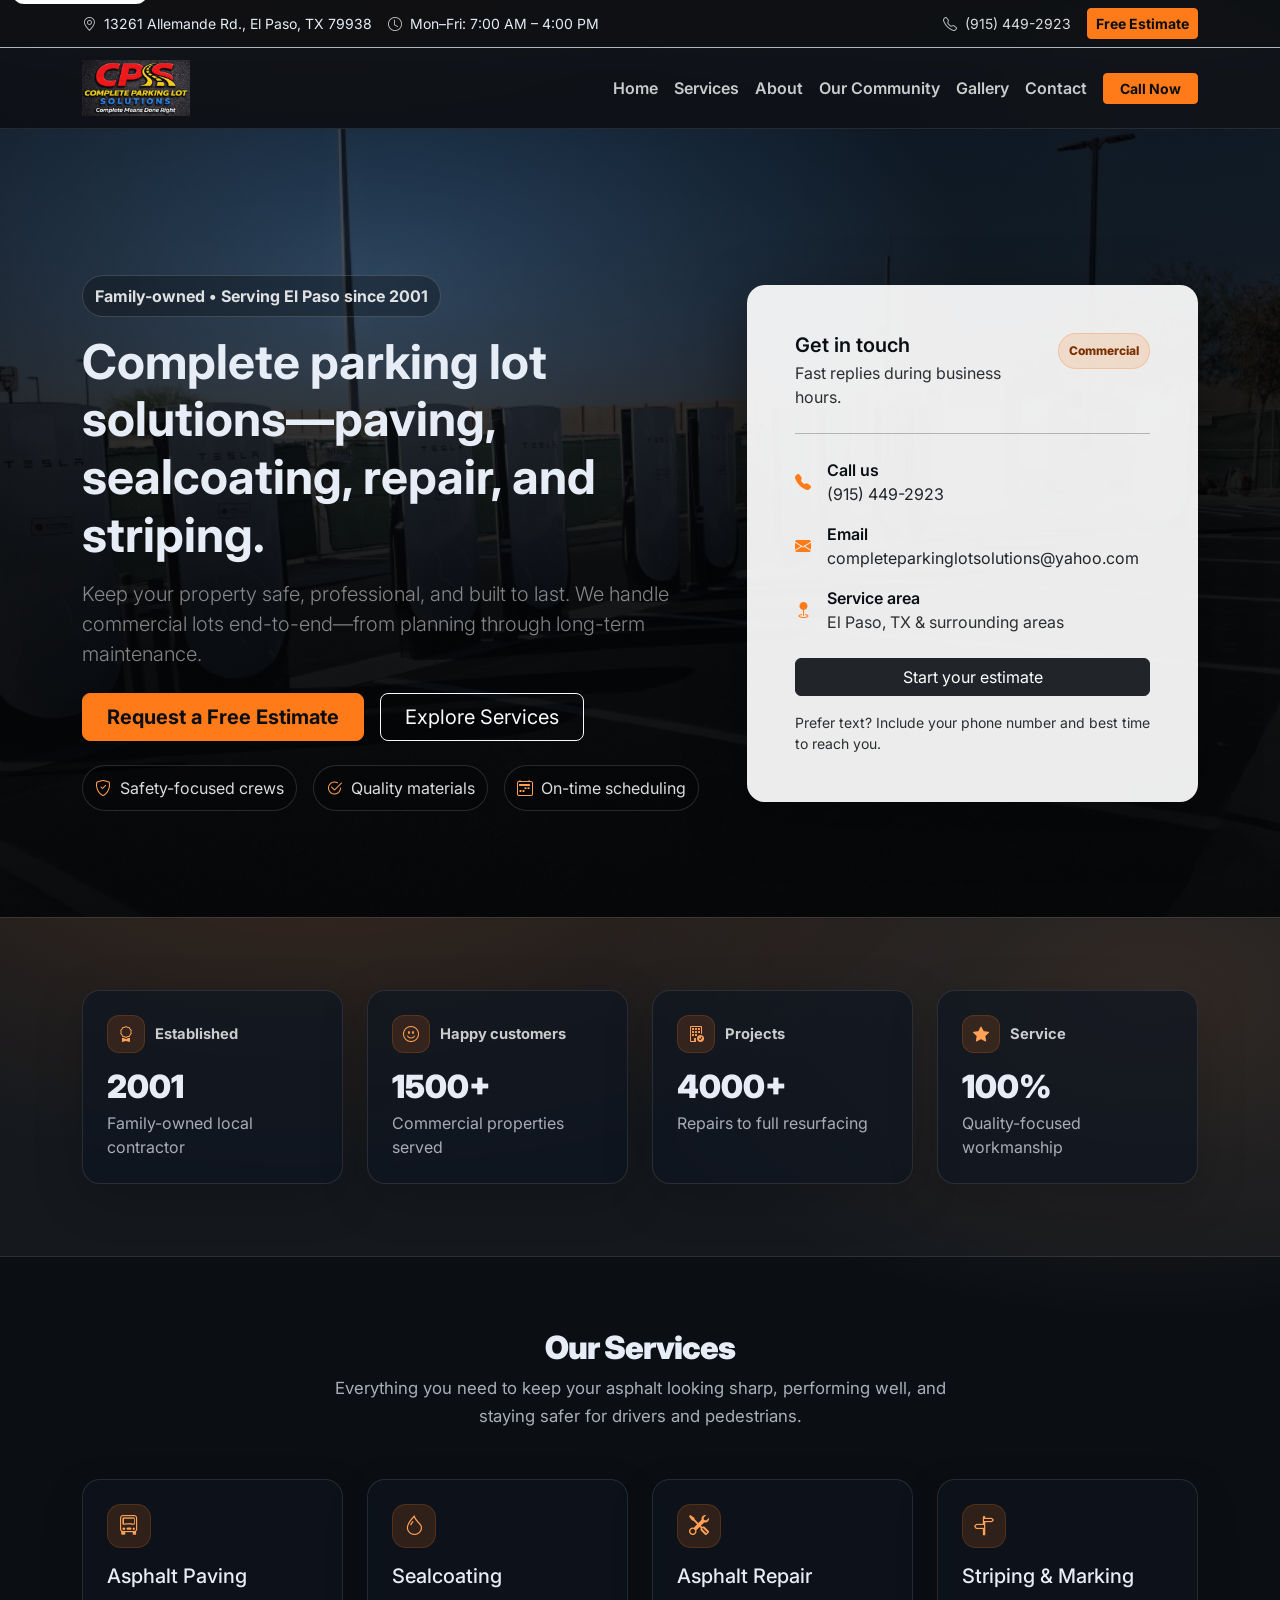
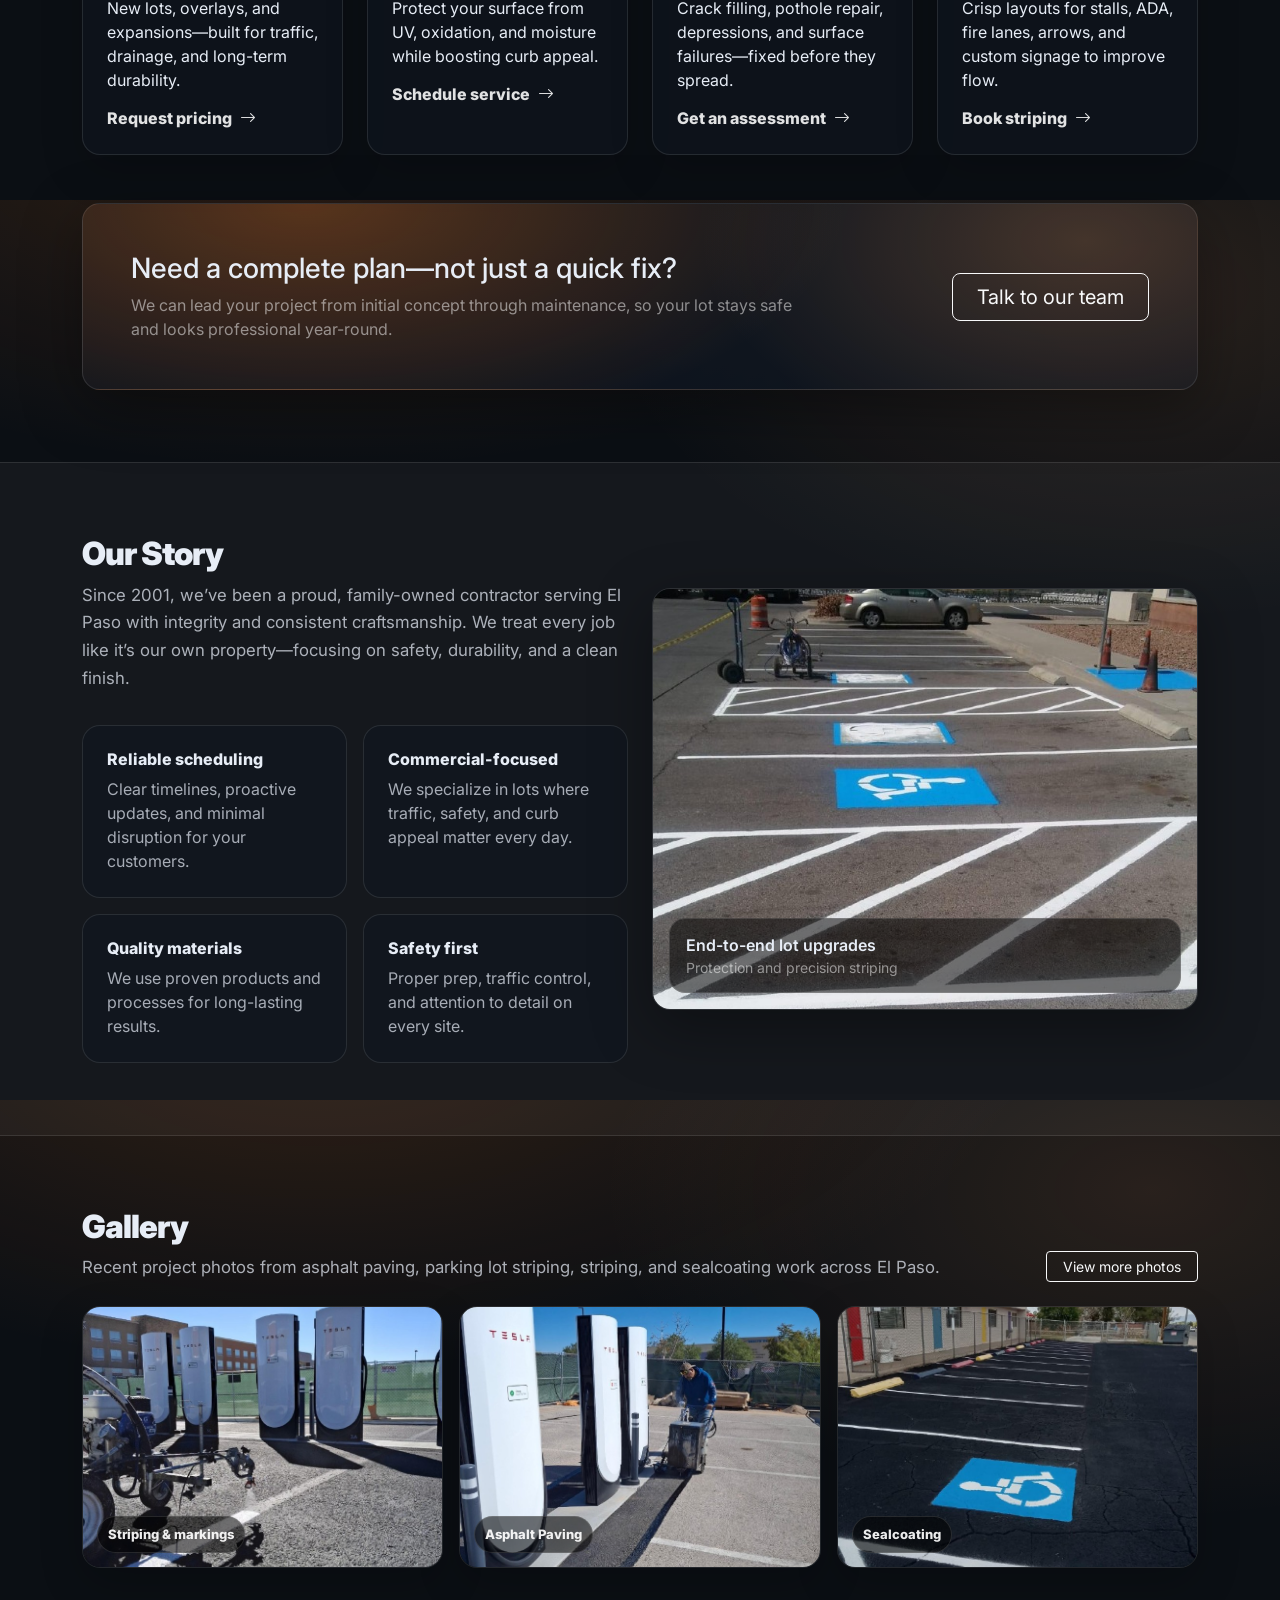
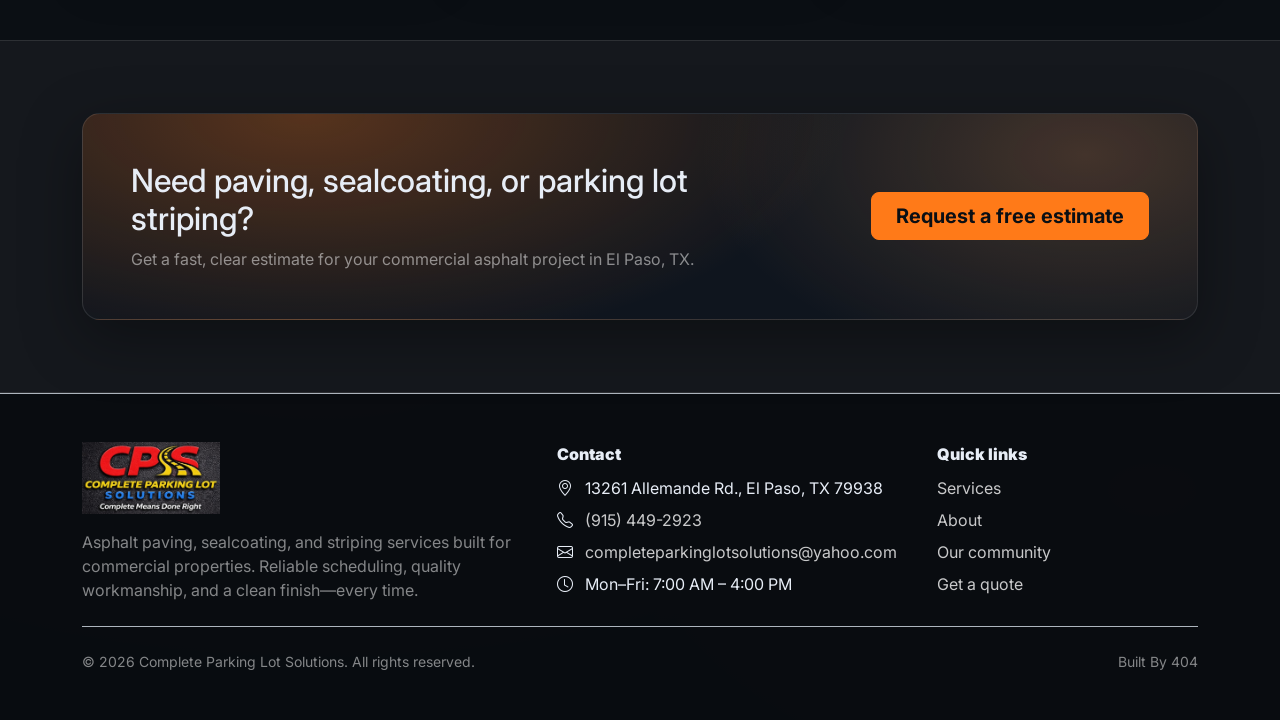
<file: index.html>
<!DOCTYPE html>
<html lang="en">
<head>
  <meta charset="UTF-8" />
  <meta name="viewport" content="width=device-width, initial-scale=1.0" />
  <title>Complete Parking Lot Solutions | Asphalt Paving, Sealcoating & Striping</title>
  <meta name="description" content="Commercial asphalt paving, sealcoating, and parking lot striping/line painting in El Paso, TX. Family-owned since 2001." />

  <link rel="preconnect" href="https://fonts.googleapis.com" />
  <link rel="preconnect" href="https://fonts.gstatic.com" crossorigin />
  <link href="https://fonts.googleapis.com/css2?family=Inter:wght@400;500;600;700;800&display=swap" rel="stylesheet" />

  <link href="https://cdn.jsdelivr.net/npm/bootstrap@5.3.3/dist/css/bootstrap.min.css" rel="stylesheet" integrity="sha384-QWTKZyjpPEjISv5WaRU9OFeRpok6YctnYmDr5pNlyT2bRjXh0JMhjY6hW+ALEwIH" crossorigin="anonymous" />
  <link rel="stylesheet" href="https://cdn.jsdelivr.net/npm/bootstrap-icons@1.11.3/font/bootstrap-icons.min.css" />
  <link rel="stylesheet" href="styles.css" />
</head>
<body data-bs-spy="scroll" data-bs-target="#mainNav" data-bs-root-margin="0px 0px -40%" tabindex="0">
  <a class="skip-link" href="#main">Skip to content</a>

  <div class="topbar border-bottom border-dark-subtle">
    <div class="container">
      <div class="d-flex flex-column flex-md-row justify-content-between align-items-md-center gap-2 py-2 small">
        <div class="d-flex flex-wrap gap-3 align-items-center">
          <span class="d-inline-flex align-items-center gap-2">
            <i class="bi bi-geo-alt"></i>
            <span>13261 Allemande Rd., El Paso, TX 79938</span>
          </span>
          <span class="d-inline-flex align-items-center gap-2">
            <i class="bi bi-clock"></i>
            <span>Mon–Fri: 7:00 AM – 4:00 PM</span>
          </span>
        </div>
        <div class="d-flex flex-wrap gap-3 align-items-center">
          <a class="topbar-link d-inline-flex align-items-center gap-2" href="tel:+19154492923">
            <i class="bi bi-telephone"></i>
            <span>(915) 449-2923</span>
          </a>
          <a class="btn btn-sm btn-accent" href="contact.html">
            Free Estimate
          </a>
        </div>
      </div>
    </div>
  </div>

  <nav class="navbar navbar-expand-lg navbar-dark sticky-top main-nav" id="mainNav">
    <div class="container">
      <a class="navbar-brand d-flex align-items-center py-1" href="index.html" aria-label="Complete Parking Lot Solutions">
        <img src="logo.png" alt="Complete Parking Lot Solutions — Complete Means Done Right" class="site-logo" width="220" height="80" decoding="async" />
      </a>
      <button class="navbar-toggler" type="button" data-bs-toggle="collapse" data-bs-target="#navLinks" aria-controls="navLinks" aria-expanded="false" aria-label="Toggle navigation">
        <span class="navbar-toggler-icon"></span>
      </button>

      <div class="collapse navbar-collapse" id="navLinks">
        <ul class="navbar-nav ms-auto mb-2 mb-lg-0 align-items-lg-center">
          <li class="nav-item"><a class="nav-link" href="index.html">Home</a></li>
          <li class="nav-item"><a class="nav-link" href="services.html">Services</a></li>
          <li class="nav-item"><a class="nav-link" href="about.html">About</a></li>
          <li class="nav-item"><a class="nav-link" href="community.html">Our Community</a></li>
          <li class="nav-item"><a class="nav-link" href="gallery.html">Gallery</a></li>
          <li class="nav-item"><a class="nav-link" href="contact.html">Contact</a></li>
          <li class="nav-item ms-lg-2">
            <a class="btn btn-accent btn-sm px-3" href="tel:+19154492923">
              Call Now
            </a>
          </li>
        </ul>
      </div>
    </div>
  </nav>

  <main id="main">
    <header id="home" class="hero">
      <div class="hero-overlay"></div>
      <div class="container position-relative">
        <div class="row align-items-center gy-5">
          <div class="col-lg-7 reveal">
            <span class="hero-kicker">
              Family-owned • Serving El Paso since 2001
            </span>
            <h1 class="display-5 fw-bold mt-3">
              Complete parking lot solutions—paving, sealcoating, repair, and striping.
            </h1>
            <p class="lead text-white-50 mt-3">
              Keep your property safe, professional, and built to last. We handle commercial lots end-to-end—from planning through long-term maintenance.
            </p>
            <div class="d-flex flex-wrap gap-3 mt-4">
              <a href="contact.html" class="btn btn-accent btn-lg px-4">Request a Free Estimate</a>
              <a href="services.html" class="btn btn-outline-light btn-lg px-4">Explore Services</a>
            </div>
            <div class="hero-bullets mt-4">
              <div class="d-flex flex-wrap gap-3">
                <div class="bullet">
                  <i class="bi bi-shield-check"></i>
                  <span>Safety-focused crews</span>
                </div>
                <div class="bullet">
                  <i class="bi bi-check2-circle"></i>
                  <span>Quality materials</span>
                </div>
                <div class="bullet">
                  <i class="bi bi-calendar2-week"></i>
                  <span>On-time scheduling</span>
                </div>
              </div>
            </div>
          </div>

          <div class="col-lg-5 reveal" data-delay="120">
            <div class="quote-card p-4 p-md-5">
              <div class="d-flex justify-content-between align-items-start gap-3">
                <div>
                  <h5 class="fw-semibold mb-1">Get in touch</h5>
                  <p class="text-secondary-emphasis mb-0">Fast replies during business hours.</p>
                </div>
                <span class="pill">Commercial</span>
              </div>

              <hr class="my-4" />

              <div class="row g-3">
                <div class="col-12">
                  <div class="d-flex align-items-center gap-3">
                    <i class="bi bi-telephone-fill text-accent"></i>
                    <div>
                      <div class="fw-semibold">Call us</div>
                      <a class="link-dark link-underline-opacity-0" href="tel:+19154492923">(915) 449-2923</a>
                    </div>
                  </div>
                </div>
                <div class="col-12">
                  <div class="d-flex align-items-center gap-3">
                    <i class="bi bi-envelope-fill text-accent"></i>
                    <div>
                      <div class="fw-semibold">Email</div>
                      <a class="link-dark link-underline-opacity-0" href="mailto:completeparkinglotsolutions@yahoo.com">completeparkinglotsolutions@yahoo.com</a>
                    </div>
                  </div>
                </div>
                <div class="col-12">
                  <div class="d-flex align-items-center gap-3">
                    <i class="bi bi-geo-fill text-accent"></i>
                    <div>
                      <div class="fw-semibold">Service area</div>
                      <div class="text-secondary-emphasis">El Paso, TX & surrounding areas</div>
                    </div>
                  </div>
                </div>
              </div>

              <a class="btn btn-dark w-100 mt-4" href="contact.html">Start your estimate</a>
              <p class="small text-secondary-emphasis mb-0 mt-3">
                Prefer text? Include your phone number and best time to reach you.
              </p>
            </div>
          </div>
        </div>
      </div>
    </header>

    <section class="section-space section-muted" aria-label="Highlights">
      <div class="container">
        <div class="row g-4">
          <div class="col-md-6 col-xl-3 reveal">
            <div class="stat-card p-4 h-100">
              <div class="stat-top">
                <i class="bi bi-award"></i>
                <span class="stat-label">Established</span>
              </div>
              <div class="stat-value" data-count="2001">2001</div>
              <div class="stat-sub">Family-owned local contractor</div>
            </div>
          </div>
          <div class="col-md-6 col-xl-3 reveal" data-delay="80">
            <div class="stat-card p-4 h-100">
              <div class="stat-top">
                <i class="bi bi-emoji-smile"></i>
                <span class="stat-label">Happy customers</span>
              </div>
              <div class="stat-value" data-count="1500">1500+</div>
              <div class="stat-sub">Commercial properties served</div>
            </div>
          </div>
          <div class="col-md-6 col-xl-3 reveal" data-delay="140">
            <div class="stat-card p-4 h-100">
              <div class="stat-top">
                <i class="bi bi-building-check"></i>
                <span class="stat-label">Projects</span>
              </div>
              <div class="stat-value" data-count="4000">4000+</div>
              <div class="stat-sub">Repairs to full resurfacing</div>
            </div>
          </div>
          <div class="col-md-6 col-xl-3 reveal" data-delay="200">
            <div class="stat-card p-4 h-100">
              <div class="stat-top">
                <i class="bi bi-star-fill"></i>
                <span class="stat-label">Service</span>
              </div>
              <div class="stat-value" data-count="100">100%</div>
              <div class="stat-sub">Quality-focused workmanship</div>
            </div>
          </div>
        </div>
      </div>
    </section>

    <section id="services" class="section-space">
      <div class="container">
        <div class="text-center mb-5 reveal">
          <h2 class="section-title">Our Services</h2>
          <p class="section-copy mx-auto service-copy">
            Everything you need to keep your asphalt looking sharp, performing well, and staying safer for drivers and pedestrians.
          </p>
        </div>

        <div class="row g-4">
          <div class="col-md-6 col-xl-3 reveal">
            <div class="service-card h-100 p-4">
              <div class="icon-bubble"><i class="bi bi-truck-front"></i></div>
              <h5 class="mt-3">Asphalt Paving</h5>
              <p class="mb-0">New lots, overlays, and expansions—built for traffic, drainage, and long-term durability.</p>
              <a class="service-link" href="services.html#asphalt-paving">Request pricing <i class="bi bi-arrow-right"></i></a>
            </div>
          </div>

          <div class="col-md-6 col-xl-3 reveal" data-delay="70">
            <div class="service-card h-100 p-4">
              <div class="icon-bubble"><i class="bi bi-droplet"></i></div>
              <h5 class="mt-3">Sealcoating</h5>
              <p class="mb-0">Protect your surface from UV, oxidation, and moisture while boosting curb appeal.</p>
              <a class="service-link" href="services.html#sealcoating">Schedule service <i class="bi bi-arrow-right"></i></a>
            </div>
          </div>

          <div class="col-md-6 col-xl-3 reveal" data-delay="140">
            <div class="service-card h-100 p-4">
              <div class="icon-bubble"><i class="bi bi-tools"></i></div>
              <h5 class="mt-3">Asphalt Repair</h5>
              <p class="mb-0">Crack filling, pothole repair, depressions, and surface failures—fixed before they spread.</p>
              <a class="service-link" href="services.html#asphalt-repair">Get an assessment <i class="bi bi-arrow-right"></i></a>
            </div>
          </div>

          <div class="col-md-6 col-xl-3 reveal" data-delay="210">
            <div class="service-card h-100 p-4">
              <div class="icon-bubble"><i class="bi bi-signpost-split"></i></div>
              <h5 class="mt-3">Striping & Marking</h5>
              <p class="mb-0">Crisp layouts for stalls, ADA, fire lanes, arrows, and custom signage to improve flow.</p>
              <a class="service-link" href="services.html#parking-lot-striping">Book striping <i class="bi bi-arrow-right"></i></a>
            </div>
          </div>
        </div>

        <div class="mt-5 reveal" data-delay="120">
          <div class="callout p-4 p-md-5">
            <div class="row align-items-center gy-3">
              <div class="col-lg-8">
                <h3 class="mb-2">Need a complete plan—not just a quick fix?</h3>
                <p class="mb-0 text-white-50">We can lead your project from initial concept through maintenance, so your lot stays safe and looks professional year-round.</p>
              </div>
              <div class="col-lg-4 text-lg-end">
                <a class="btn btn-outline-light btn-lg px-4" href="contact.html">Talk to our team</a>
              </div>
            </div>
          </div>
        </div>
      </div>
    </section>

    <section id="story" class="section-space section-muted">
      <div class="container">
        <div class="row align-items-center gy-4">
          <div class="col-lg-6 reveal">
            <h2 class="section-title">Our Story</h2>
            <p class="section-copy">
              Since 2001, we’ve been a proud, family-owned contractor serving El Paso with integrity and consistent craftsmanship.
              We treat every job like it’s our own property—focusing on safety, durability, and a clean finish.
            </p>
            <div class="row g-3 mt-3">
              <div class="col-md-6">
                <div class="feature p-4 h-100">
                  <h6 class="mb-2">Reliable scheduling</h6>
                  <p class="mb-0">Clear timelines, proactive updates, and minimal disruption for your customers.</p>
                </div>
              </div>
              <div class="col-md-6">
                <div class="feature p-4 h-100">
                  <h6 class="mb-2">Commercial-focused</h6>
                  <p class="mb-0">We specialize in lots where traffic, safety, and curb appeal matter every day.</p>
                </div>
              </div>
              <div class="col-md-6">
                <div class="feature p-4 h-100">
                  <h6 class="mb-2">Quality materials</h6>
                  <p class="mb-0">We use proven products and processes for long-lasting results.</p>
                </div>
              </div>
              <div class="col-md-6">
                <div class="feature p-4 h-100">
                  <h6 class="mb-2">Safety first</h6>
                  <p class="mb-0">Proper prep, traffic control, and attention to detail on every site.</p>
                </div>
              </div>
            </div>
          </div>

          <div class="col-lg-6 reveal" data-delay="120">
            <div class="image-card">
              <img
                src="images/photo-0003.png"
                alt="Commercial parking lot striping with handicap ADA spaces and professional line striping"
                loading="lazy"
              />
              <div class="image-card-caption">
                <div class="fw-semibold">End-to-end lot upgrades</div>
                <div class="small text-white-50">Protection and precision striping</div>
              </div>
            </div>
          </div>
        </div>
      </div>
    </section>

    <section id="gallery" class="section-space">
      <div class="container">
        <div class="d-flex flex-column flex-lg-row align-items-lg-end justify-content-between gap-3 mb-4 reveal">
          <div>
            <h2 class="section-title mb-2">Gallery</h2>
            <p class="section-copy mb-0">Recent project photos from asphalt paving, parking lot striping, striping, and sealcoating work across El Paso.</p>
          </div>
          <a class="btn btn-outline-light btn-sm px-3" href="gallery.html">View more photos</a>
        </div>

        <div class="row g-3">
          <div class="col-md-6 col-lg-4 reveal">
            <a class="gallery-tile" href="gallery.html" aria-label="Parking lot striping example">
              <img
                src="images/photo-0060.png"
                alt="Professional line striping machine painting white lines on commercial asphalt"
                loading="lazy"
              />
              <span class="gallery-label">Striping & markings</span>
            </a>
          </div>
          <div class="col-md-6 col-lg-4 reveal" data-delay="90">
            <a class="gallery-tile" href="gallery.html" aria-label="Asphalt repair example">
              <img
                src="images/photo-0049.png"
                alt="Commercial asphalt maintenance and crack sealing at EV charging station"
                loading="lazy"
              />
              <span class="gallery-label">Asphalt Paving</span>
            </a>
          </div>
          <div class="col-md-6 col-lg-4 reveal" data-delay="170">
            <a class="gallery-tile" href="gallery.html" aria-label="Sealcoating example">
              <img
                src="images/photo-0019.png"
                alt="Fresh sealcoated asphalt parking lot with handicap striping"
                loading="lazy"
              />
              <span class="gallery-label">Sealcoating</span>
            </a>
          </div>
        </div>
      </div>
    </section>

    <section class="section-space section-muted">
      <div class="container">
        <div class="callout p-4 p-md-5 reveal">
          <div class="row align-items-center gy-3">
            <div class="col-lg-8">
              <h2 class="mb-2">Need paving, sealcoating, or parking lot striping?</h2>
              <p class="mb-0 text-white-50">Get a fast, clear estimate for your commercial asphalt project in El Paso, TX.</p>
            </div>
            <div class="col-lg-4 text-lg-end">
              <a class="btn btn-accent btn-lg px-4" href="contact.html">Request a free estimate</a>
            </div>
          </div>
        </div>
      </div>
    </section>
  </main>

  <footer class="footer border-top border-dark-subtle">
    <div class="container py-5">
      <div class="row g-4">
        <div class="col-lg-5">
          <div class="mb-3">
            <img src="logo.png" alt="Complete Parking Lot Solutions" class="site-logo-footer" width="240" height="88" decoding="async" />
          </div>
          <p class="text-white-50 mb-0">
            Asphalt paving, sealcoating, and striping services built for commercial properties.
            Reliable scheduling, quality workmanship, and a clean finish—every time.
          </p>
        </div>
        <div class="col-md-6 col-lg-4">
          <div class="footer-title">Contact</div>
          <ul class="list-unstyled mb-0">
            <li class="mb-2">
              <i class="bi bi-geo-alt me-2"></i>
              13261 Allemande Rd., El Paso, TX 79938
            </li>
            <li class="mb-2">
              <i class="bi bi-telephone me-2"></i>
              <a class="footer-link" href="tel:+19154492923">(915) 449-2923</a>
            </li>
            <li class="mb-2">
              <i class="bi bi-envelope me-2"></i>
              <a class="footer-link" href="mailto:completeparkinglotsolutions@yahoo.com">completeparkinglotsolutions@yahoo.com</a>
            </li>
            <li class="mb-0">
              <i class="bi bi-clock me-2"></i>
              Mon–Fri: 7:00 AM – 4:00 PM
            </li>
          </ul>
        </div>
        <div class="col-md-6 col-lg-3">
          <div class="footer-title">Quick links</div>
          <ul class="list-unstyled mb-0">
            <li class="mb-2"><a class="footer-link" href="services.html">Services</a></li>
            <li class="mb-2"><a class="footer-link" href="about.html">About</a></li>
            <li class="mb-2"><a class="footer-link" href="community.html">Our community</a></li>
            <li class="mb-0"><a class="footer-link" href="contact.html">Get a quote</a></li>
          </ul>
        </div>
      </div>

      <div class="d-flex flex-column flex-md-row justify-content-between gap-2 pt-4 mt-4 border-top border-dark-subtle">
        <small class="text-white-50">© <span id="year"></span> Complete Parking Lot Solutions. All rights reserved.</small>
        <small class="text-white-50">Built By 404</small>
      </div>
    </div>
  </footer>

  <script src="https://cdn.jsdelivr.net/npm/bootstrap@5.3.3/dist/js/bootstrap.bundle.min.js" integrity="sha384-YvpcrYf0tY3lHB60NNkmXc5s9fDVZLESaAA55NDzOxhy9GkcIdslK1eN7N6jIeHz" crossorigin="anonymous"></script>
  <script src="script.js"></script>
</body>
</html>
</file>
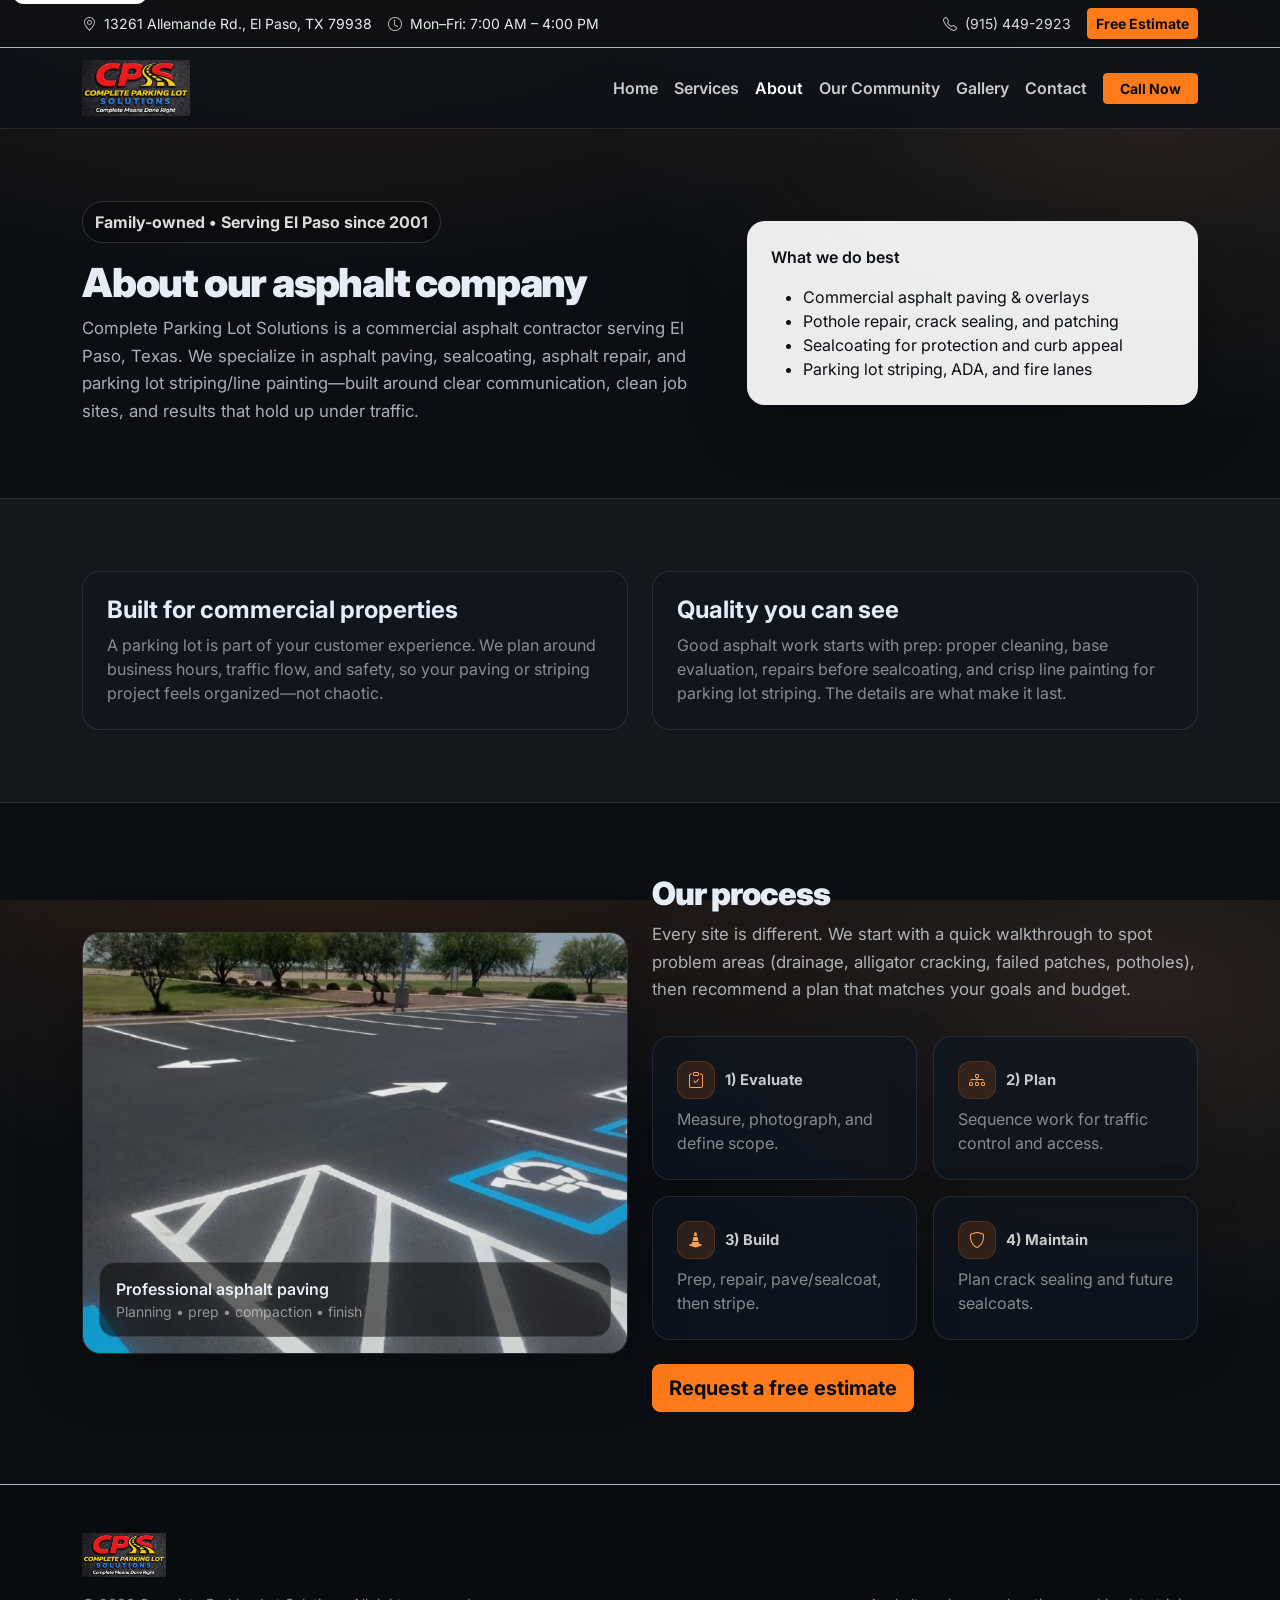
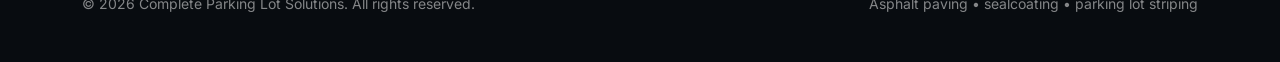
<file: about.html>
<!DOCTYPE html>
<html lang="en">
<head>
  <meta charset="UTF-8" />
  <meta name="viewport" content="width=device-width, initial-scale=1.0" />
  <title>About | Complete Parking Lot Solutions</title>
  <meta name="description" content="Learn about our family-owned asphalt contractor serving El Paso, TX. Commercial asphalt paving, asphalt repair, sealcoating, and parking lot striping." />

  <link rel="preconnect" href="https://fonts.googleapis.com" />
  <link rel="preconnect" href="https://fonts.gstatic.com" crossorigin />
  <link href="https://fonts.googleapis.com/css2?family=Inter:wght@400;500;600;700;800&display=swap" rel="stylesheet" />

  <link href="https://cdn.jsdelivr.net/npm/bootstrap@5.3.3/dist/css/bootstrap.min.css" rel="stylesheet" integrity="sha384-QWTKZyjpPEjISv5WaRU9OFeRpok6YctnYmDr5pNlyT2bRjXh0JMhjY6hW+ALEwIH" crossorigin="anonymous" />
  <link rel="stylesheet" href="https://cdn.jsdelivr.net/npm/bootstrap-icons@1.11.3/font/bootstrap-icons.min.css" />
  <link rel="stylesheet" href="styles.css" />
</head>
<body>
  <a class="skip-link" href="#main">Skip to content</a>

  <div class="topbar border-bottom border-dark-subtle">
    <div class="container">
      <div class="d-flex flex-column flex-md-row justify-content-between align-items-md-center gap-2 py-2 small">
        <div class="d-flex flex-wrap gap-3 align-items-center">
          <span class="d-inline-flex align-items-center gap-2">
            <i class="bi bi-geo-alt"></i>
            <span>13261 Allemande Rd., El Paso, TX 79938</span>
          </span>
          <span class="d-inline-flex align-items-center gap-2">
            <i class="bi bi-clock"></i>
            <span>Mon–Fri: 7:00 AM – 4:00 PM</span>
          </span>
        </div>
        <div class="d-flex flex-wrap gap-3 align-items-center">
          <a class="topbar-link d-inline-flex align-items-center gap-2" href="tel:+19154492923">
            <i class="bi bi-telephone"></i>
            <span>(915) 449-2923</span>
          </a>
          <a class="btn btn-sm btn-accent" href="contact.html">Free Estimate</a>
        </div>
      </div>
    </div>
  </div>

  <nav class="navbar navbar-expand-lg navbar-dark sticky-top main-nav" id="mainNav">
    <div class="container">
      <a class="navbar-brand d-flex align-items-center py-1" href="index.html" aria-label="Complete Parking Lot Solutions">
        <img src="logo.png" alt="Complete Parking Lot Solutions — Complete Means Done Right" class="site-logo" width="220" height="80" decoding="async" />
      </a>
      <button class="navbar-toggler" type="button" data-bs-toggle="collapse" data-bs-target="#navLinks" aria-controls="navLinks" aria-expanded="false" aria-label="Toggle navigation">
        <span class="navbar-toggler-icon"></span>
      </button>

      <div class="collapse navbar-collapse" id="navLinks">
        <ul class="navbar-nav ms-auto mb-2 mb-lg-0 align-items-lg-center">
          <li class="nav-item"><a class="nav-link" href="index.html">Home</a></li>
          <li class="nav-item"><a class="nav-link" href="services.html">Services</a></li>
          <li class="nav-item"><a class="nav-link active" aria-current="page" href="about.html">About</a></li>
          <li class="nav-item"><a class="nav-link" href="community.html">Our Community</a></li>
          <li class="nav-item"><a class="nav-link" href="gallery.html">Gallery</a></li>
          <li class="nav-item"><a class="nav-link" href="contact.html">Contact</a></li>
          <li class="nav-item ms-lg-2">
            <a class="btn btn-accent btn-sm px-3" href="tel:+19154492923">Call Now</a>
          </li>
        </ul>
      </div>
    </div>
  </nav>

  <main id="main">
    <header class="section-space">
      <div class="container">
        <div class="row align-items-center gy-4">
          <div class="col-lg-7 reveal in">
            <span class="hero-kicker">Family-owned • Serving El Paso since 2001</span>
            <h1 class="section-title mt-3">About our asphalt company</h1>
            <p class="section-copy mb-0">
              Complete Parking Lot Solutions is a commercial asphalt contractor serving El Paso, Texas.
              We specialize in asphalt paving, sealcoating, asphalt repair, and parking lot striping/line painting—built around
              clear communication, clean job sites, and results that hold up under traffic.
            </p>
          </div>
          <div class="col-lg-5 reveal in">
            <div class="quote-card p-4">
              <div class="fw-semibold">What we do best</div>
              <ul class="mt-3 mb-0">
                <li>Commercial asphalt paving & overlays</li>
                <li>Pothole repair, crack sealing, and patching</li>
                <li>Sealcoating for protection and curb appeal</li>
                <li>Parking lot striping, ADA, and fire lanes</li>
              </ul>
            </div>
          </div>
        </div>
      </div>
    </header>

    <section class="section-space section-muted">
      <div class="container">
        <div class="row g-4">
          <div class="col-lg-6">
            <div class="feature p-4 h-100">
              <h2 class="h4 fw-bold mb-2">Built for commercial properties</h2>
              <p class="mb-0 text-white-50">
                A parking lot is part of your customer experience. We plan around business hours, traffic flow, and safety,
                so your paving or striping project feels organized—not chaotic.
              </p>
            </div>
          </div>
          <div class="col-lg-6">
            <div class="feature p-4 h-100">
              <h2 class="h4 fw-bold mb-2">Quality you can see</h2>
              <p class="mb-0 text-white-50">
                Good asphalt work starts with prep: proper cleaning, base evaluation, repairs before sealcoating,
                and crisp line painting for parking lot striping. The details are what make it last.
              </p>
            </div>
          </div>
        </div>
      </div>
    </section>

    <section class="section-space">
      <div class="container">
        <div class="row align-items-center gy-4">
          <div class="col-lg-6">
            <div class="image-card">
              <img
                src="images/photo-0015.png"
                alt="Completed commercial asphalt parking lot with professional striping"
                loading="lazy"
              />
              <div class="image-card-caption">
                <div class="fw-semibold">Professional asphalt paving</div>
                <div class="small text-white-50">Planning • prep • compaction • finish</div>
              </div>
            </div>
          </div>
          <div class="col-lg-6">
            <h2 class="section-title">Our process</h2>
            <p class="section-copy">
              Every site is different. We start with a quick walkthrough to spot problem areas (drainage, alligator cracking,
              failed patches, potholes), then recommend a plan that matches your goals and budget.
            </p>
            <div class="row g-3 mt-1">
              <div class="col-md-6">
                <div class="stat-card p-4 h-100">
                  <div class="stat-top"><i class="bi bi-clipboard-check"></i><span class="stat-label">1) Evaluate</span></div>
                  <div class="text-white-50 mt-2">Measure, photograph, and define scope.</div>
                </div>
              </div>
              <div class="col-md-6">
                <div class="stat-card p-4 h-100">
                  <div class="stat-top"><i class="bi bi-diagram-3"></i><span class="stat-label">2) Plan</span></div>
                  <div class="text-white-50 mt-2">Sequence work for traffic control and access.</div>
                </div>
              </div>
              <div class="col-md-6">
                <div class="stat-card p-4 h-100">
                  <div class="stat-top"><i class="bi bi-cone-striped"></i><span class="stat-label">3) Build</span></div>
                  <div class="text-white-50 mt-2">Prep, repair, pave/sealcoat, then stripe.</div>
                </div>
              </div>
              <div class="col-md-6">
                <div class="stat-card p-4 h-100">
                  <div class="stat-top"><i class="bi bi-shield"></i><span class="stat-label">4) Maintain</span></div>
                  <div class="text-white-50 mt-2">Plan crack sealing and future sealcoats.</div>
                </div>
              </div>
            </div>
            <a class="btn btn-accent btn-lg mt-4" href="contact.html">Request a free estimate</a>
          </div>
        </div>
      </div>
    </section>
  </main>

  <footer class="footer border-top border-dark-subtle">
    <div class="container py-5">
      <div class="mb-3">
        <img src="logo.png" alt="Complete Parking Lot Solutions" class="site-logo-footer-sm" width="200" height="72" decoding="async" />
      </div>
      <div class="d-flex flex-column flex-md-row justify-content-between gap-2">
        <small class="text-white-50">© <span id="year"></span> Complete Parking Lot Solutions. All rights reserved.</small>
        <small class="text-white-50">Asphalt paving • sealcoating • parking lot striping</small>
      </div>
    </div>
  </footer>

  <script src="https://cdn.jsdelivr.net/npm/bootstrap@5.3.3/dist/js/bootstrap.bundle.min.js" integrity="sha384-YvpcrYf0tY3lHB60NNkmXc5s9fDVZLESaAA55NDzOxhy9GkcIdslK1eN7N6jIeHz" crossorigin="anonymous"></script>
  <script src="script.js"></script>
</body>
</html>
</file>
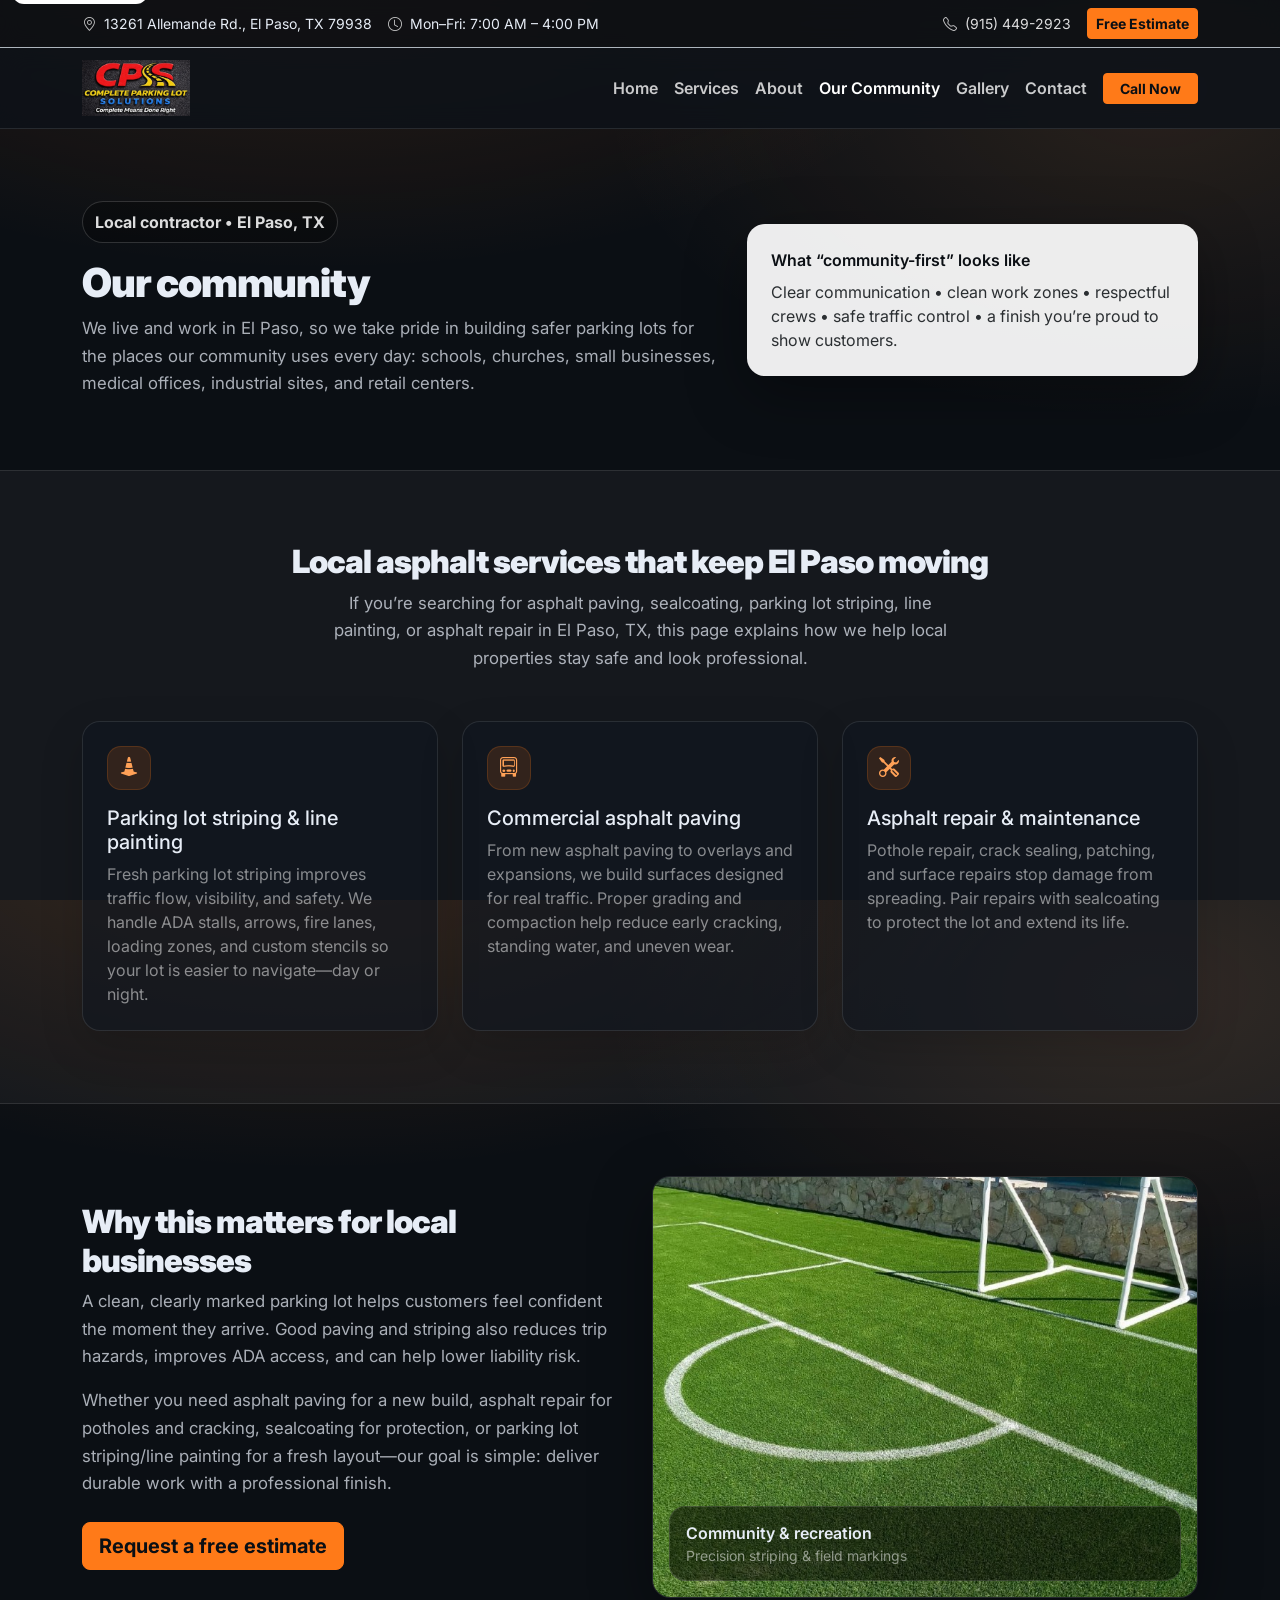
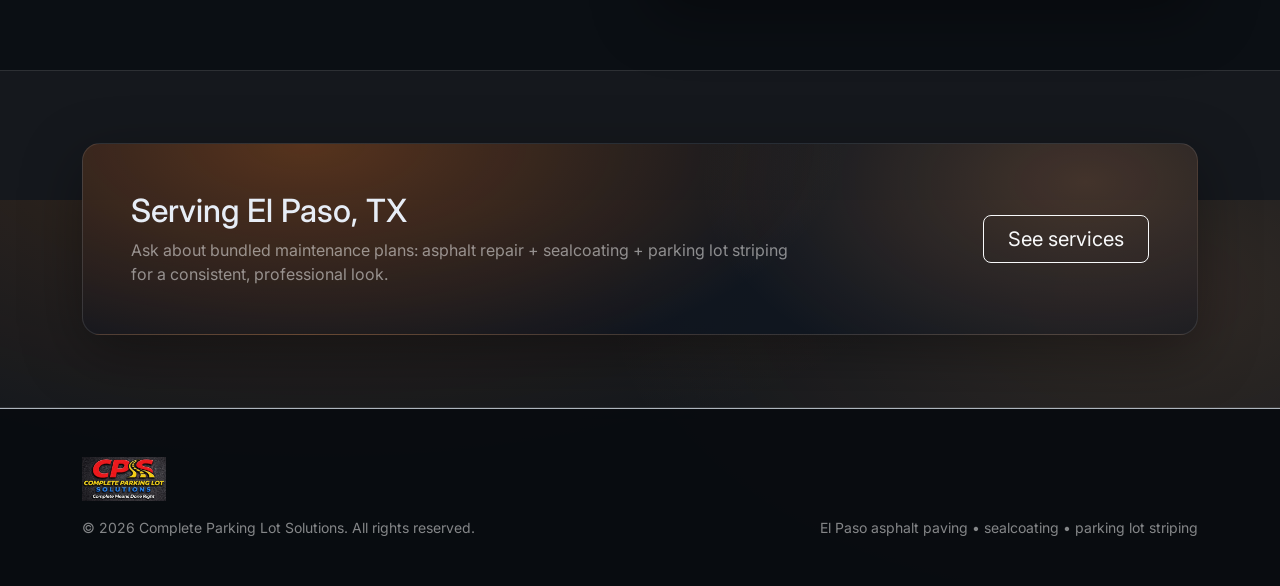
<file: community.html>
<!DOCTYPE html>
<html lang="en">
<head>
  <meta charset="UTF-8" />
  <meta name="viewport" content="width=device-width, initial-scale=1.0" />
  <title>Our Community | Complete Parking Lot Solutions</title>
  <meta name="description" content="Local El Paso asphalt paving and parking lot striping contractor. Community-first service, clean job sites, and durable asphalt repair and sealcoating." />

  <link rel="preconnect" href="https://fonts.googleapis.com" />
  <link rel="preconnect" href="https://fonts.gstatic.com" crossorigin />
  <link href="https://fonts.googleapis.com/css2?family=Inter:wght@400;500;600;700;800&display=swap" rel="stylesheet" />

  <link href="https://cdn.jsdelivr.net/npm/bootstrap@5.3.3/dist/css/bootstrap.min.css" rel="stylesheet" integrity="sha384-QWTKZyjpPEjISv5WaRU9OFeRpok6YctnYmDr5pNlyT2bRjXh0JMhjY6hW+ALEwIH" crossorigin="anonymous" />
  <link rel="stylesheet" href="https://cdn.jsdelivr.net/npm/bootstrap-icons@1.11.3/font/bootstrap-icons.min.css" />
  <link rel="stylesheet" href="styles.css" />
</head>
<body>
  <a class="skip-link" href="#main">Skip to content</a>

  <div class="topbar border-bottom border-dark-subtle">
    <div class="container">
      <div class="d-flex flex-column flex-md-row justify-content-between align-items-md-center gap-2 py-2 small">
        <div class="d-flex flex-wrap gap-3 align-items-center">
          <span class="d-inline-flex align-items-center gap-2">
            <i class="bi bi-geo-alt"></i>
            <span>13261 Allemande Rd., El Paso, TX 79938</span>
          </span>
          <span class="d-inline-flex align-items-center gap-2">
            <i class="bi bi-clock"></i>
            <span>Mon–Fri: 7:00 AM – 4:00 PM</span>
          </span>
        </div>
        <div class="d-flex flex-wrap gap-3 align-items-center">
          <a class="topbar-link d-inline-flex align-items-center gap-2" href="tel:+19154492923">
            <i class="bi bi-telephone"></i>
            <span>(915) 449-2923</span>
          </a>
          <a class="btn btn-sm btn-accent" href="contact.html">Free Estimate</a>
        </div>
      </div>
    </div>
  </div>

  <nav class="navbar navbar-expand-lg navbar-dark sticky-top main-nav" id="mainNav">
    <div class="container">
      <a class="navbar-brand d-flex align-items-center py-1" href="index.html" aria-label="Complete Parking Lot Solutions">
        <img src="logo.png" alt="Complete Parking Lot Solutions — Complete Means Done Right" class="site-logo" width="220" height="80" decoding="async" />
      </a>
      <button class="navbar-toggler" type="button" data-bs-toggle="collapse" data-bs-target="#navLinks" aria-controls="navLinks" aria-expanded="false" aria-label="Toggle navigation">
        <span class="navbar-toggler-icon"></span>
      </button>

      <div class="collapse navbar-collapse" id="navLinks">
        <ul class="navbar-nav ms-auto mb-2 mb-lg-0 align-items-lg-center">
          <li class="nav-item"><a class="nav-link" href="index.html">Home</a></li>
          <li class="nav-item"><a class="nav-link" href="services.html">Services</a></li>
          <li class="nav-item"><a class="nav-link" href="about.html">About</a></li>
          <li class="nav-item"><a class="nav-link active" aria-current="page" href="community.html">Our Community</a></li>
          <li class="nav-item"><a class="nav-link" href="gallery.html">Gallery</a></li>
          <li class="nav-item"><a class="nav-link" href="contact.html">Contact</a></li>
          <li class="nav-item ms-lg-2">
            <a class="btn btn-accent btn-sm px-3" href="tel:+19154492923">Call Now</a>
          </li>
        </ul>
      </div>
    </div>
  </nav>

  <main id="main">
    <header class="section-space">
      <div class="container">
        <div class="row align-items-center gy-4">
          <div class="col-lg-7 reveal in">
            <span class="hero-kicker">Local contractor • El Paso, TX</span>
            <h1 class="section-title mt-3">Our community</h1>
            <p class="section-copy mb-0">
              We live and work in El Paso, so we take pride in building safer parking lots for the places our community uses every day:
              schools, churches, small businesses, medical offices, industrial sites, and retail centers.
            </p>
          </div>
          <div class="col-lg-5 reveal in">
            <div class="quote-card p-4">
              <div class="fw-semibold mb-2">What “community-first” looks like</div>
              <div class="text-secondary-emphasis">
                Clear communication • clean work zones • respectful crews • safe traffic control • a finish you’re proud to show customers.
              </div>
            </div>
          </div>
        </div>
      </div>
    </header>

    <section class="section-space section-muted">
      <div class="container">
        <div class="text-center mb-5">
          <h2 class="section-title">Local asphalt services that keep El Paso moving</h2>
          <p class="section-copy mx-auto service-copy">
            If you’re searching for asphalt paving, sealcoating, parking lot striping, line painting, or asphalt repair in El Paso, TX,
            this page explains how we help local properties stay safe and look professional.
          </p>
        </div>

        <div class="row g-4">
          <div class="col-lg-4">
            <div class="service-card p-4 h-100">
              <div class="icon-bubble"><i class="bi bi-cone-striped"></i></div>
              <h3 class="h5 mt-3">Parking lot striping & line painting</h3>
              <p class="text-white-50 mb-0">
                Fresh parking lot striping improves traffic flow, visibility, and safety. We handle ADA stalls, arrows, fire lanes,
                loading zones, and custom stencils so your lot is easier to navigate—day or night.
              </p>
            </div>
          </div>
          <div class="col-lg-4">
            <div class="service-card p-4 h-100">
              <div class="icon-bubble"><i class="bi bi-truck-front"></i></div>
              <h3 class="h5 mt-3">Commercial asphalt paving</h3>
              <p class="text-white-50 mb-0">
                From new asphalt paving to overlays and expansions, we build surfaces designed for real traffic. Proper grading and
                compaction help reduce early cracking, standing water, and uneven wear.
              </p>
            </div>
          </div>
          <div class="col-lg-4">
            <div class="service-card p-4 h-100">
              <div class="icon-bubble"><i class="bi bi-tools"></i></div>
              <h3 class="h5 mt-3">Asphalt repair & maintenance</h3>
              <p class="text-white-50 mb-0">
                Pothole repair, crack sealing, patching, and surface repairs stop damage from spreading. Pair repairs with sealcoating
                to protect the lot and extend its life.
              </p>
            </div>
          </div>
        </div>
      </div>
    </section>

    <section class="section-space">
      <div class="container">
        <div class="row align-items-center gy-4">
          <div class="col-lg-6">
            <h2 class="section-title">Why this matters for local businesses</h2>
            <p class="section-copy">
              A clean, clearly marked parking lot helps customers feel confident the moment they arrive. Good paving and striping also
              reduces trip hazards, improves ADA access, and can help lower liability risk.
            </p>
            <p class="section-copy mb-0">
              Whether you need asphalt paving for a new build, asphalt repair for potholes and cracking, sealcoating for protection,
              or parking lot striping/line painting for a fresh layout—our goal is simple: deliver durable work with a professional finish.
            </p>
            <a class="btn btn-accent btn-lg mt-4" href="contact.html">Request a free estimate</a>
          </div>
          <div class="col-lg-6">
            <div class="image-card">
              <img
                src="images/photo-0025.png"
                alt="Community sports field with precision line striping on turf"
                loading="lazy"
              />
              <div class="image-card-caption">
                <div class="fw-semibold">Community & recreation</div>
                <div class="small text-white-50">Precision striping & field markings</div>
              </div>
            </div>
          </div>
        </div>
      </div>
    </section>

    <section class="section-space section-muted">
      <div class="container">
        <div class="callout p-4 p-md-5">
          <div class="row align-items-center gy-3">
            <div class="col-lg-8">
              <h2 class="mb-2">Serving El Paso, TX</h2>
              <p class="mb-0 text-white-50">
                Ask about bundled maintenance plans: asphalt repair + sealcoating + parking lot striping for a consistent, professional look.
              </p>
            </div>
            <div class="col-lg-4 text-lg-end">
              <a class="btn btn-outline-light btn-lg px-4" href="services.html">See services</a>
            </div>
          </div>
        </div>
      </div>
    </section>
  </main>

  <footer class="footer border-top border-dark-subtle">
    <div class="container py-5">
      <div class="mb-3">
        <img src="logo.png" alt="Complete Parking Lot Solutions" class="site-logo-footer-sm" width="200" height="72" decoding="async" />
      </div>
      <div class="d-flex flex-column flex-md-row justify-content-between gap-2">
        <small class="text-white-50">© <span id="year"></span> Complete Parking Lot Solutions. All rights reserved.</small>
        <small class="text-white-50">El Paso asphalt paving • sealcoating • parking lot striping</small>
      </div>
    </div>
  </footer>

  <script src="https://cdn.jsdelivr.net/npm/bootstrap@5.3.3/dist/js/bootstrap.bundle.min.js" integrity="sha384-YvpcrYf0tY3lHB60NNkmXc5s9fDVZLESaAA55NDzOxhy9GkcIdslK1eN7N6jIeHz" crossorigin="anonymous"></script>
  <script src="script.js"></script>
</body>
</html>
</file>
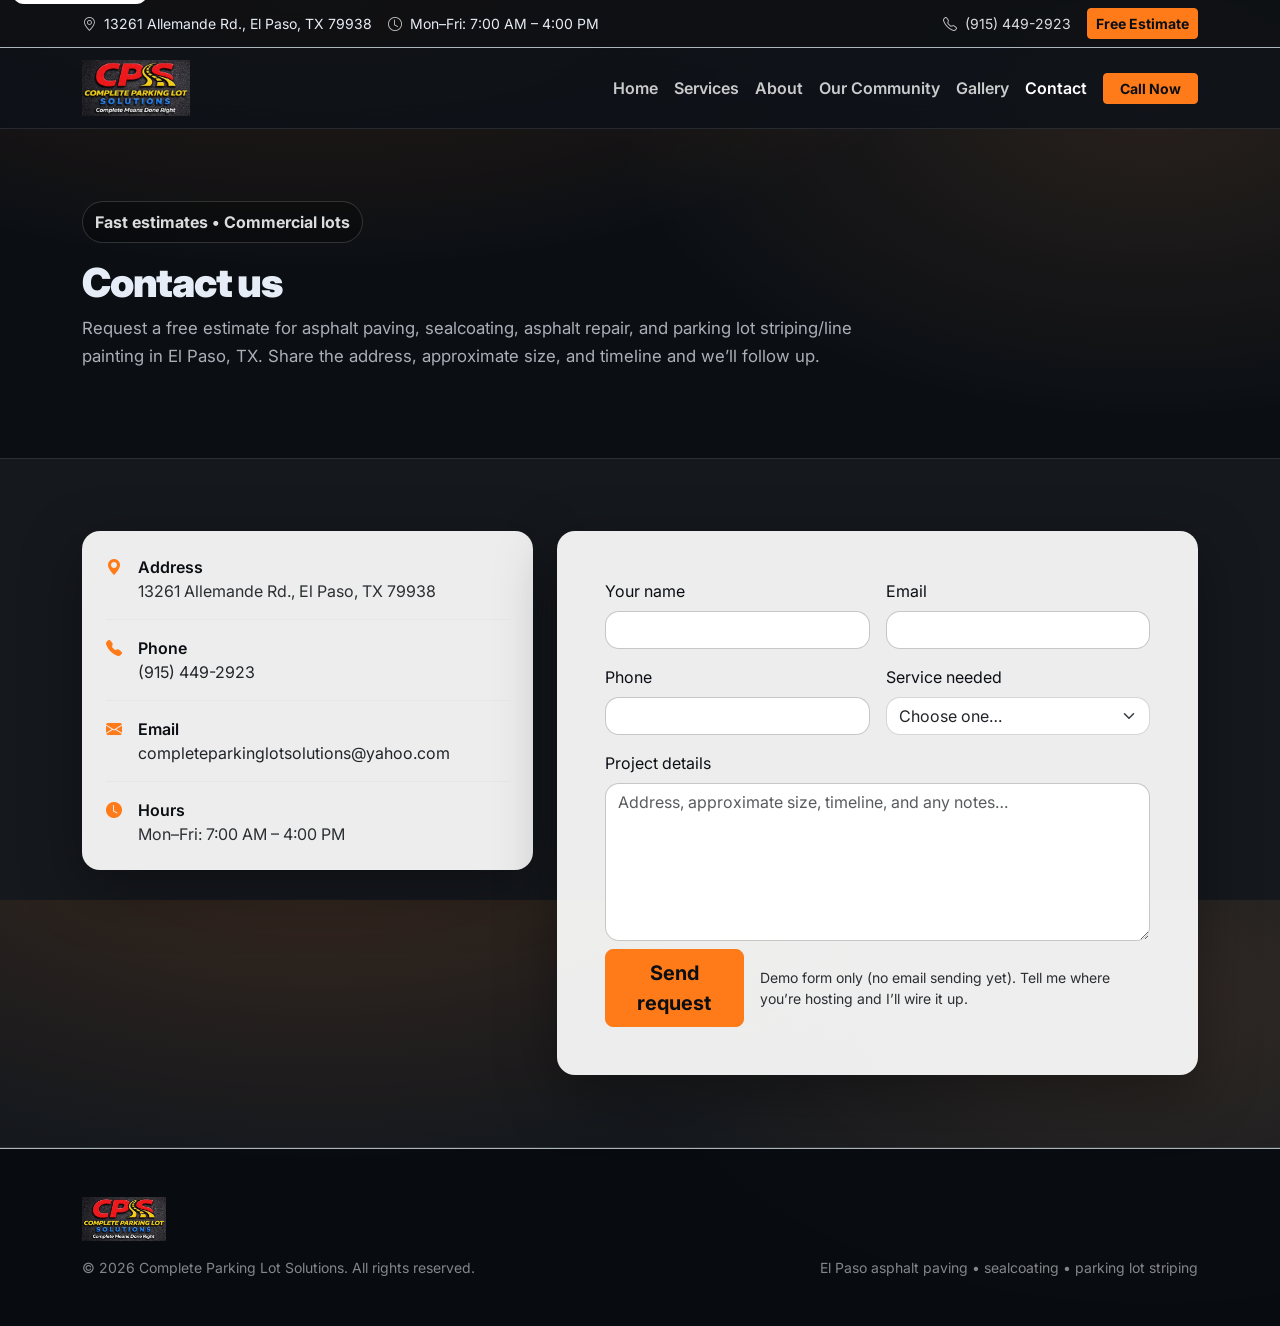
<file: contact.html>
<!DOCTYPE html>
<html lang="en">
<head>
  <meta charset="UTF-8" />
  <meta name="viewport" content="width=device-width, initial-scale=1.0" />
  <title>Contact | Free Estimate</title>
  <meta name="description" content="Request a free estimate for asphalt paving, sealcoating, asphalt repair, and parking lot striping/line painting in El Paso, TX." />

  <link rel="preconnect" href="https://fonts.googleapis.com" />
  <link rel="preconnect" href="https://fonts.gstatic.com" crossorigin />
  <link href="https://fonts.googleapis.com/css2?family=Inter:wght@400;500;600;700;800&display=swap" rel="stylesheet" />

  <link href="https://cdn.jsdelivr.net/npm/bootstrap@5.3.3/dist/css/bootstrap.min.css" rel="stylesheet" integrity="sha384-QWTKZyjpPEjISv5WaRU9OFeRpok6YctnYmDr5pNlyT2bRjXh0JMhjY6hW+ALEwIH" crossorigin="anonymous" />
  <link rel="stylesheet" href="https://cdn.jsdelivr.net/npm/bootstrap-icons@1.11.3/font/bootstrap-icons.min.css" />
  <link rel="stylesheet" href="styles.css" />
</head>
<body>
  <a class="skip-link" href="#main">Skip to content</a>

  <div class="topbar border-bottom border-dark-subtle">
    <div class="container">
      <div class="d-flex flex-column flex-md-row justify-content-between align-items-md-center gap-2 py-2 small">
        <div class="d-flex flex-wrap gap-3 align-items-center">
          <span class="d-inline-flex align-items-center gap-2">
            <i class="bi bi-geo-alt"></i>
            <span>13261 Allemande Rd., El Paso, TX 79938</span>
          </span>
          <span class="d-inline-flex align-items-center gap-2">
            <i class="bi bi-clock"></i>
            <span>Mon–Fri: 7:00 AM – 4:00 PM</span>
          </span>
        </div>
        <div class="d-flex flex-wrap gap-3 align-items-center">
          <a class="topbar-link d-inline-flex align-items-center gap-2" href="tel:+19154492923">
            <i class="bi bi-telephone"></i>
            <span>(915) 449-2923</span>
          </a>
          <a class="btn btn-sm btn-accent" href="contact.html">Free Estimate</a>
        </div>
      </div>
    </div>
  </div>

  <nav class="navbar navbar-expand-lg navbar-dark sticky-top main-nav" id="mainNav">
    <div class="container">
      <a class="navbar-brand d-flex align-items-center py-1" href="index.html" aria-label="Complete Parking Lot Solutions">
        <img src="logo.png" alt="Complete Parking Lot Solutions — Complete Means Done Right" class="site-logo" width="220" height="80" decoding="async" />
      </a>
      <button class="navbar-toggler" type="button" data-bs-toggle="collapse" data-bs-target="#navLinks" aria-controls="navLinks" aria-expanded="false" aria-label="Toggle navigation">
        <span class="navbar-toggler-icon"></span>
      </button>

      <div class="collapse navbar-collapse" id="navLinks">
        <ul class="navbar-nav ms-auto mb-2 mb-lg-0 align-items-lg-center">
          <li class="nav-item"><a class="nav-link" href="index.html">Home</a></li>
          <li class="nav-item"><a class="nav-link" href="services.html">Services</a></li>
          <li class="nav-item"><a class="nav-link" href="about.html">About</a></li>
          <li class="nav-item"><a class="nav-link" href="community.html">Our Community</a></li>
          <li class="nav-item"><a class="nav-link" href="gallery.html">Gallery</a></li>
          <li class="nav-item"><a class="nav-link active" aria-current="page" href="contact.html">Contact</a></li>
          <li class="nav-item ms-lg-2">
            <a class="btn btn-accent btn-sm px-3" href="tel:+19154492923">Call Now</a>
          </li>
        </ul>
      </div>
    </div>
  </nav>

  <main id="main">
    <header class="section-space">
      <div class="container">
        <span class="hero-kicker reveal in">Fast estimates • Commercial lots</span>
        <h1 class="section-title mt-3 reveal in">Contact us</h1>
        <p class="section-copy reveal in" style="max-width: 72ch;">
          Request a free estimate for asphalt paving, sealcoating, asphalt repair, and parking lot striping/line painting in El Paso, TX.
          Share the address, approximate size, and timeline and we’ll follow up.
        </p>
      </div>
    </header>

    <section class="section-space section-muted">
      <div class="container">
        <div class="row gy-4">
          <div class="col-lg-5 reveal in">
            <div class="contact-card p-4">
              <div class="d-flex align-items-start gap-3">
                <i class="bi bi-geo-alt-fill text-accent"></i>
                <div>
                  <div class="fw-semibold">Address</div>
                  <div class="text-secondary-emphasis">13261 Allemande Rd., El Paso, TX 79938</div>
                </div>
              </div>
              <hr />
              <div class="d-flex align-items-start gap-3">
                <i class="bi bi-telephone-fill text-accent"></i>
                <div>
                  <div class="fw-semibold">Phone</div>
                  <a class="link-dark link-underline-opacity-0" href="tel:+19154492923">(915) 449-2923</a>
                </div>
              </div>
              <hr />
              <div class="d-flex align-items-start gap-3">
                <i class="bi bi-envelope-fill text-accent"></i>
                <div>
                  <div class="fw-semibold">Email</div>
                  <a class="link-dark link-underline-opacity-0" href="mailto:completeparkinglotsolutions@yahoo.com">completeparkinglotsolutions@yahoo.com</a>
                </div>
              </div>
              <hr />
              <div class="d-flex align-items-start gap-3">
                <i class="bi bi-clock-fill text-accent"></i>
                <div>
                  <div class="fw-semibold">Hours</div>
                  <div class="text-secondary-emphasis">Mon–Fri: 7:00 AM – 4:00 PM</div>
                </div>
              </div>
            </div>
          </div>

          <div class="col-lg-7 reveal in">
            <form class="form-card p-4 p-md-5" id="estimateForm" novalidate>
              <div class="row g-3">
                <div class="col-md-6">
                  <label class="form-label" for="name">Your name</label>
                  <input class="form-control" id="name" name="name" autocomplete="name" required />
                  <div class="invalid-feedback">Please enter your name.</div>
                </div>
                <div class="col-md-6">
                  <label class="form-label" for="email">Email</label>
                  <input class="form-control" id="email" name="email" type="email" autocomplete="email" required />
                  <div class="invalid-feedback">Please enter a valid email.</div>
                </div>
                <div class="col-md-6">
                  <label class="form-label" for="phone">Phone</label>
                  <input class="form-control" id="phone" name="phone" type="tel" autocomplete="tel" />
                </div>
                <div class="col-md-6">
                  <label class="form-label" for="service">Service needed</label>
                  <select class="form-select" id="service" name="service" required>
                    <option value="" selected disabled>Choose one…</option>
                    <option>Asphalt paving</option>
                    <option>Sealcoating</option>
                    <option>Asphalt repair</option>
                    <option>Parking lot striping / line painting</option>
                    <option>Other</option>
                  </select>
                  <div class="invalid-feedback">Please select a service.</div>
                </div>
                <div class="col-12">
                  <label class="form-label" for="message">Project details</label>
                  <textarea class="form-control" id="message" name="message" rows="6" placeholder="Address, approximate size, timeline, and any notes…" required></textarea>
                  <div class="invalid-feedback">Please share a few details.</div>
                </div>
                <div class="col-12 d-flex flex-column flex-md-row align-items-md-center justify-content-between gap-3 mt-2">
                  <button class="btn btn-accent btn-lg px-4" type="submit">Send request</button>
                  <div class="small text-secondary-emphasis">
                    Demo form only (no email sending yet). Tell me where you’re hosting and I’ll wire it up.
                  </div>
                </div>
              </div>
            </form>
          </div>
        </div>
      </div>
    </section>
  </main>

  <footer class="footer border-top border-dark-subtle">
    <div class="container py-5">
      <div class="mb-3">
        <img src="logo.png" alt="Complete Parking Lot Solutions" class="site-logo-footer-sm" width="200" height="72" decoding="async" />
      </div>
      <div class="d-flex flex-column flex-md-row justify-content-between gap-2">
        <small class="text-white-50">© <span id="year"></span> Complete Parking Lot Solutions. All rights reserved.</small>
        <small class="text-white-50">El Paso asphalt paving • sealcoating • parking lot striping</small>
      </div>
    </div>
  </footer>

  <script src="https://cdn.jsdelivr.net/npm/bootstrap@5.3.3/dist/js/bootstrap.bundle.min.js" integrity="sha384-YvpcrYf0tY3lHB60NNkmXc5s9fDVZLESaAA55NDzOxhy9GkcIdslK1eN7N6jIeHz" crossorigin="anonymous"></script>
  <script src="script.js"></script>
</body>
</html>
</file>
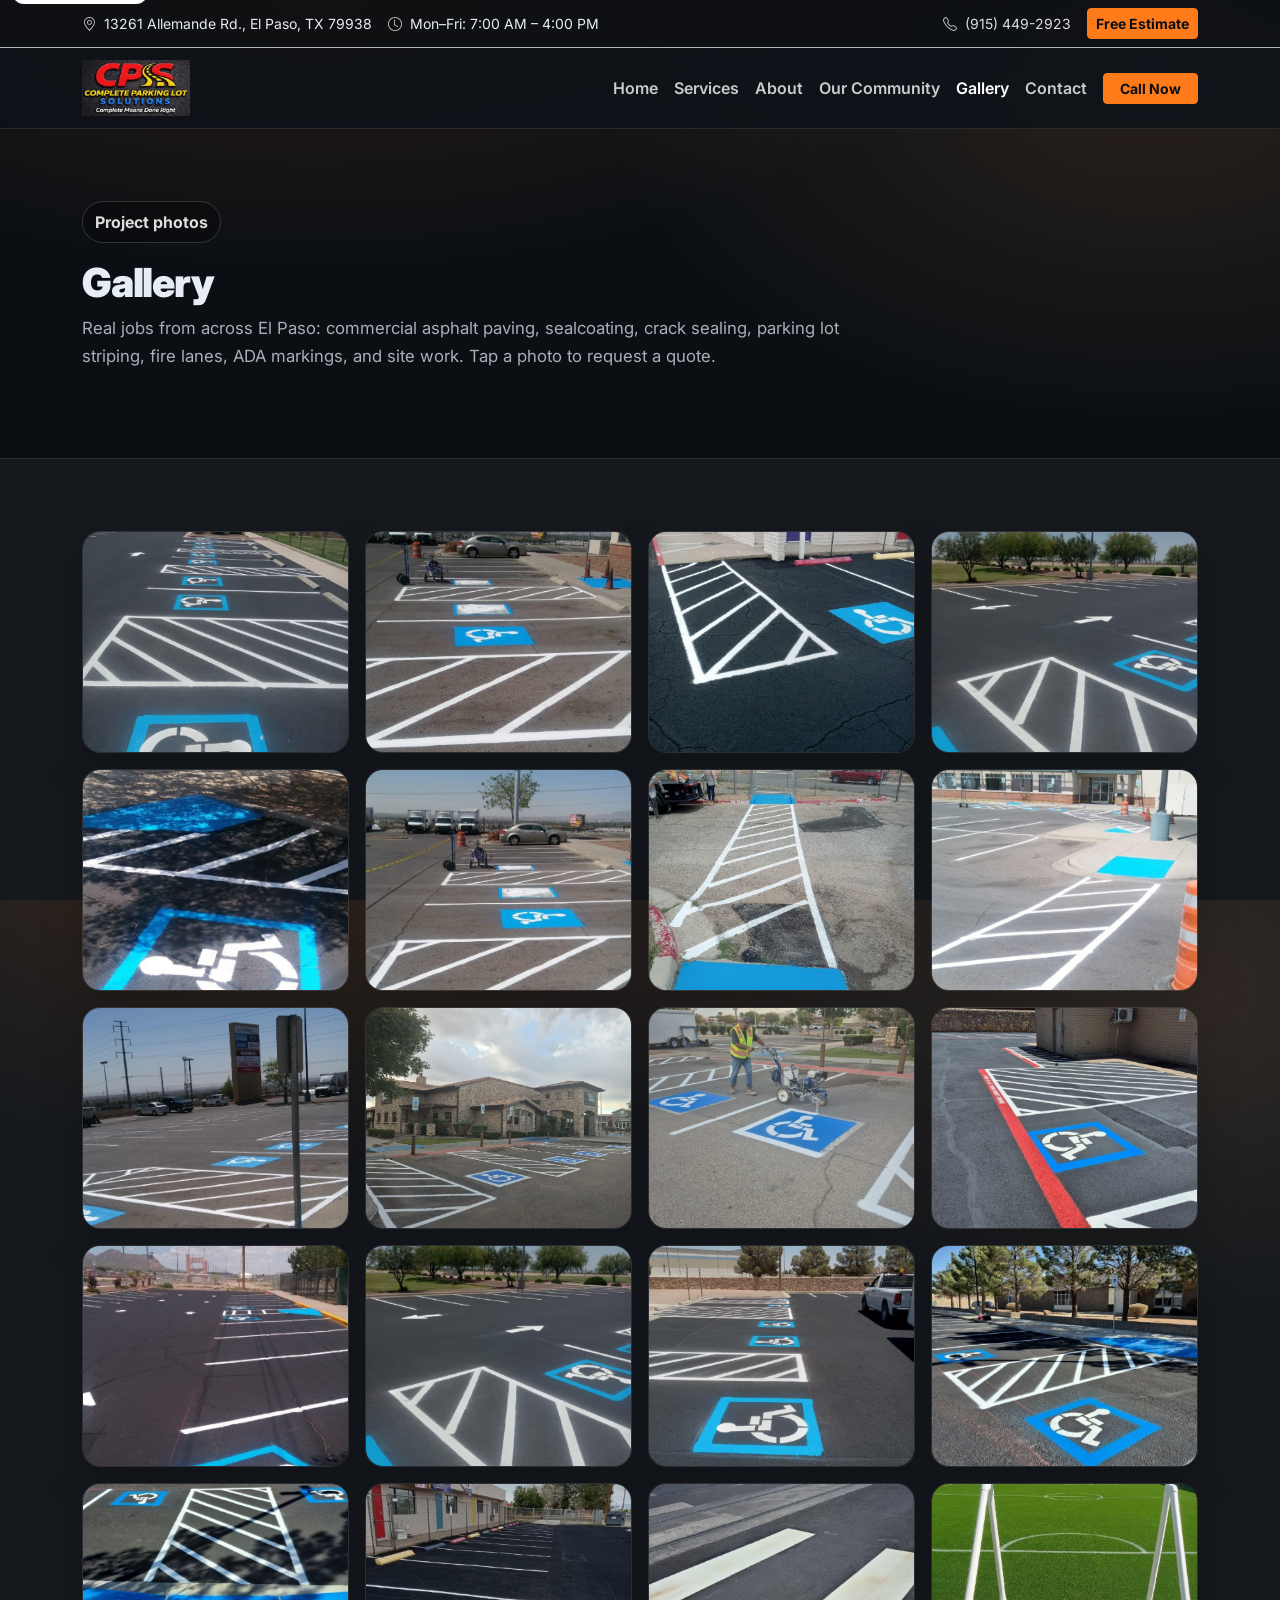
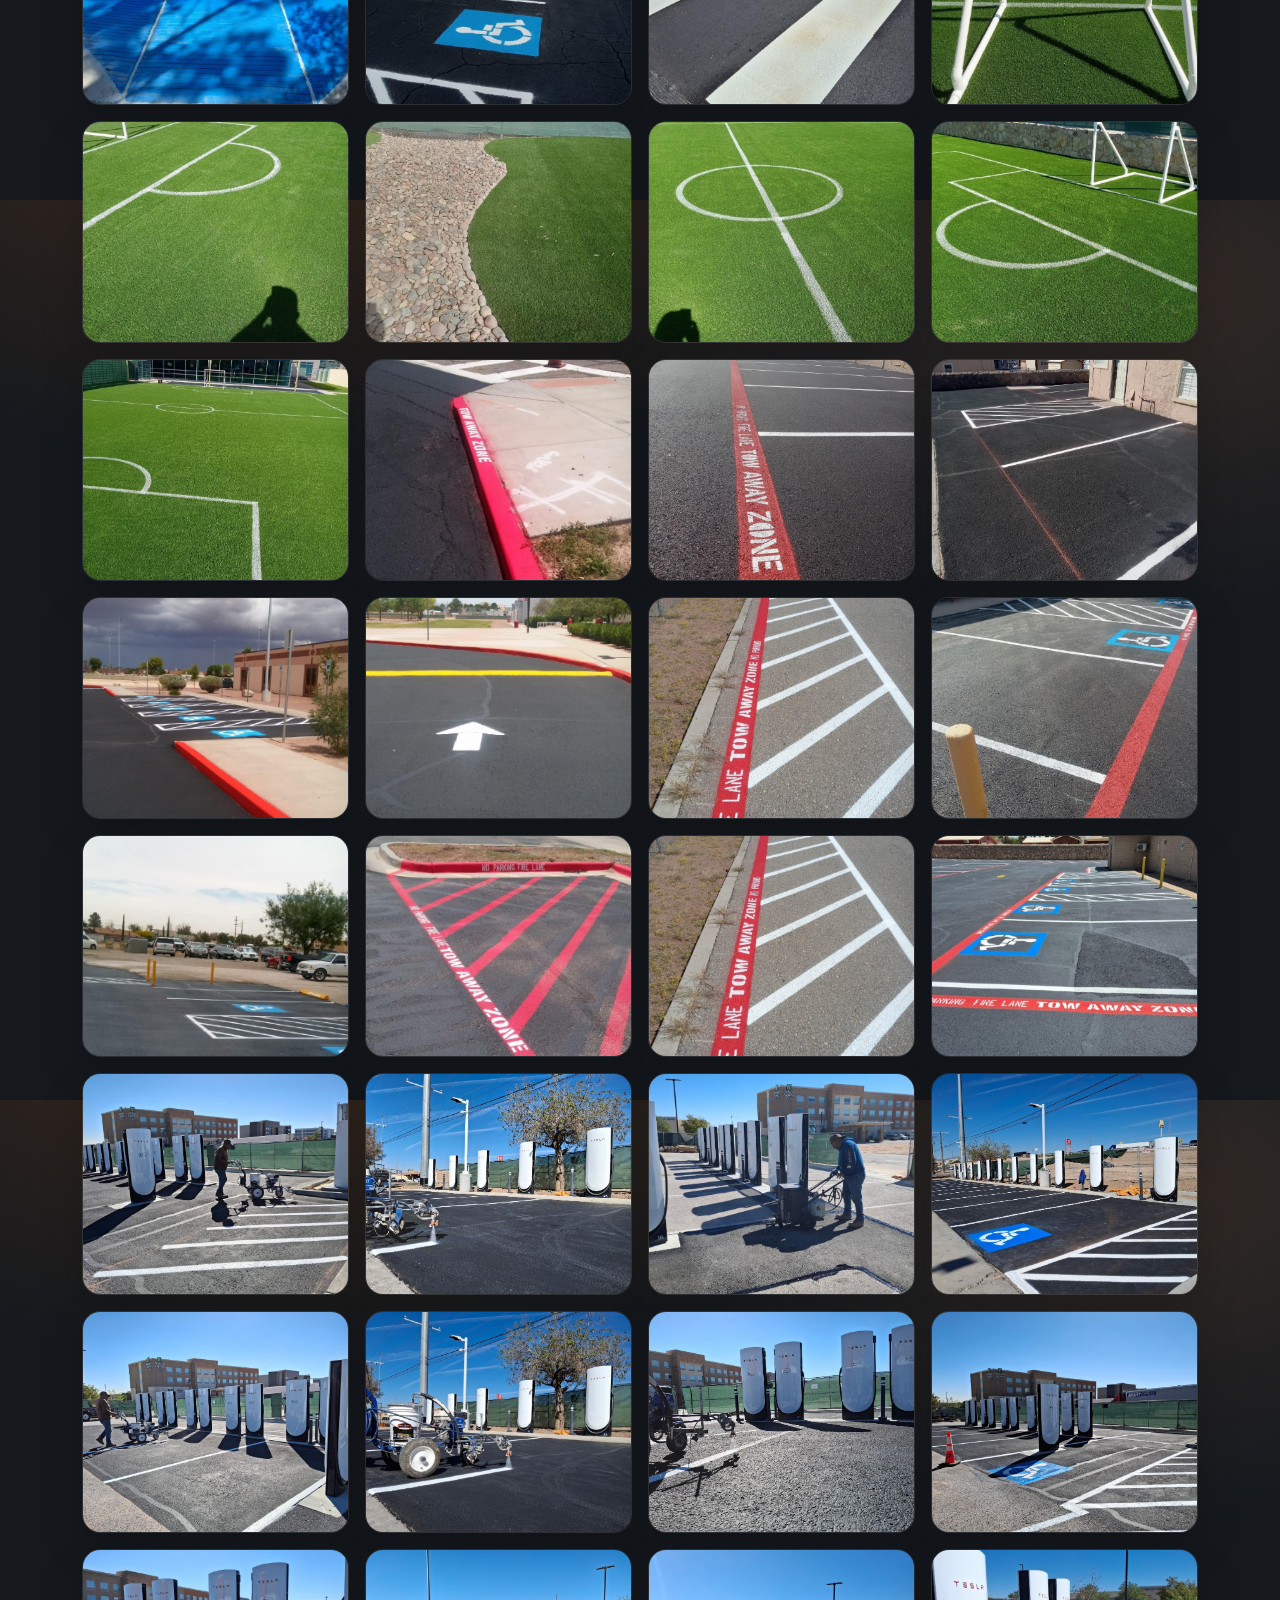
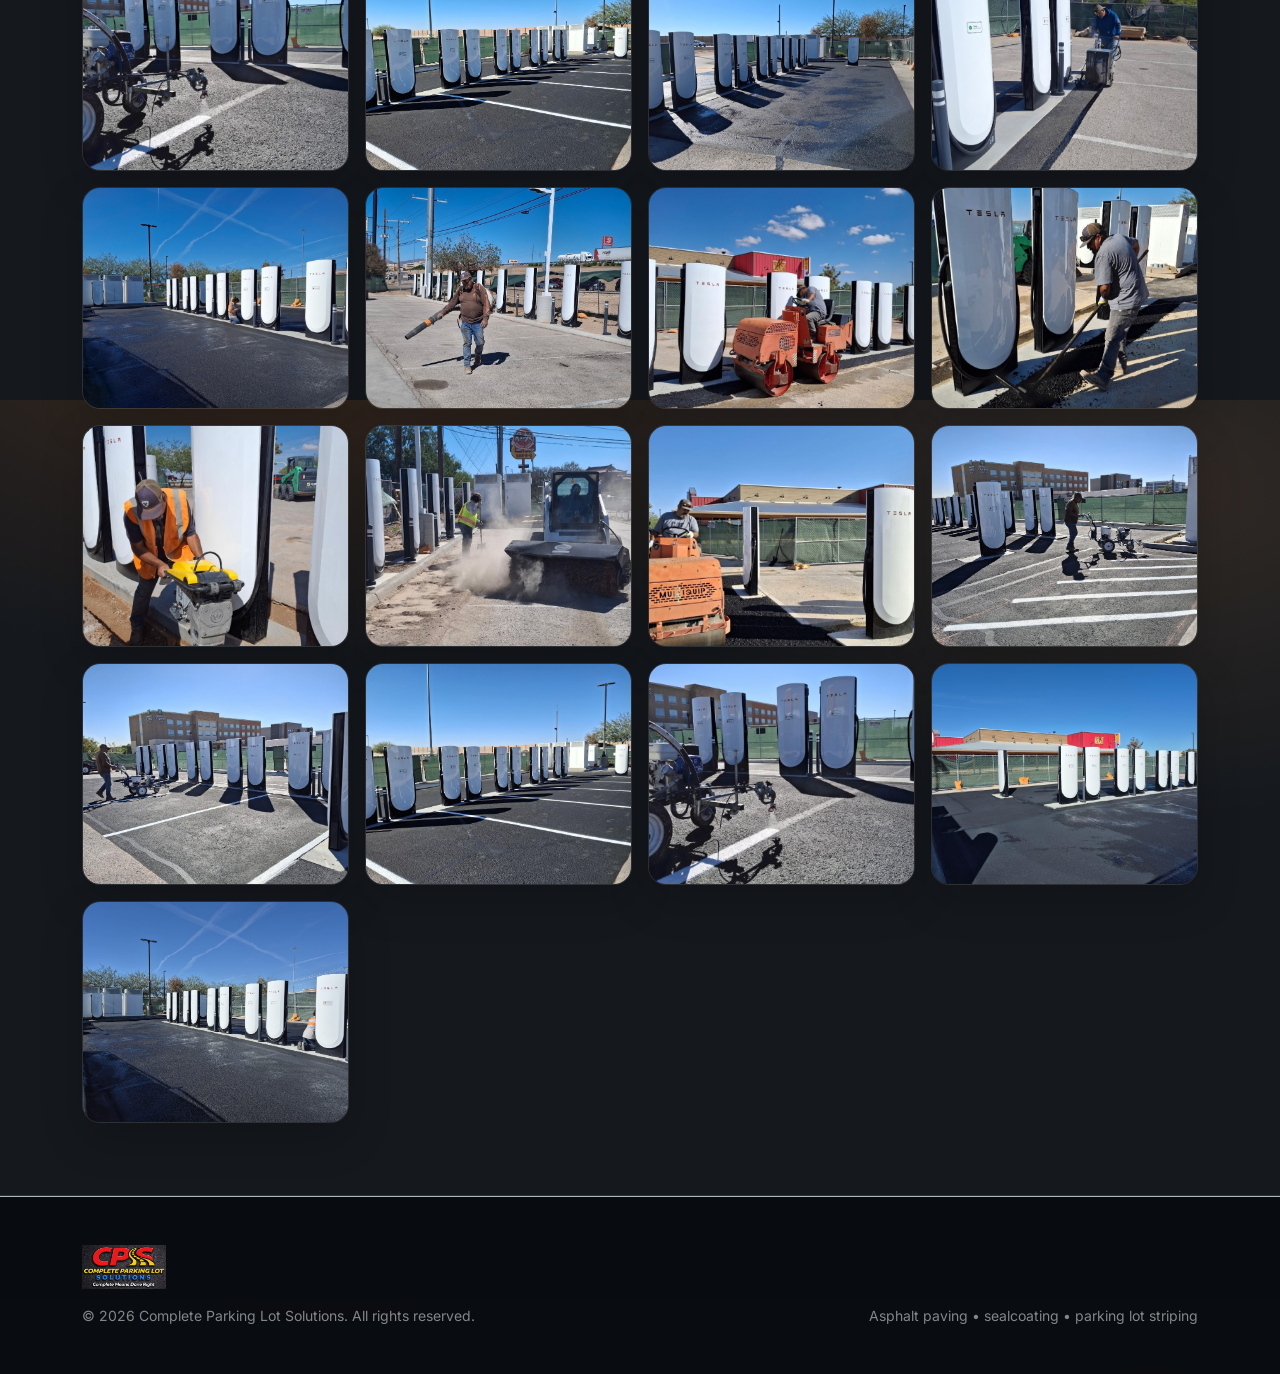
<file: gallery.html>
<!DOCTYPE html>
<html lang="en">
<head>
  <meta charset="UTF-8" />
  <meta name="viewport" content="width=device-width, initial-scale=1.0" />
  <title>Gallery | Complete Parking Lot Solutions</title>
  <meta name="description" content="Project gallery for commercial asphalt paving, sealcoating, asphalt repair, and parking lot striping/line painting in El Paso, TX." />

  <link rel="preconnect" href="https://fonts.googleapis.com" />
  <link rel="preconnect" href="https://fonts.gstatic.com" crossorigin />
  <link href="https://fonts.googleapis.com/css2?family=Inter:wght@400;500;600;700;800&display=swap" rel="stylesheet" />

  <link href="https://cdn.jsdelivr.net/npm/bootstrap@5.3.3/dist/css/bootstrap.min.css" rel="stylesheet" integrity="sha384-QWTKZyjpPEjISv5WaRU9OFeRpok6YctnYmDr5pNlyT2bRjXh0JMhjY6hW+ALEwIH" crossorigin="anonymous" />
  <link rel="stylesheet" href="https://cdn.jsdelivr.net/npm/bootstrap-icons@1.11.3/font/bootstrap-icons.min.css" />
  <link rel="stylesheet" href="styles.css" />
</head>
<body>
  <a class="skip-link" href="#main">Skip to content</a>

  <div class="topbar border-bottom border-dark-subtle">
    <div class="container">
      <div class="d-flex flex-column flex-md-row justify-content-between align-items-md-center gap-2 py-2 small">
        <div class="d-flex flex-wrap gap-3 align-items-center">
          <span class="d-inline-flex align-items-center gap-2">
            <i class="bi bi-geo-alt"></i>
            <span>13261 Allemande Rd., El Paso, TX 79938</span>
          </span>
          <span class="d-inline-flex align-items-center gap-2">
            <i class="bi bi-clock"></i>
            <span>Mon–Fri: 7:00 AM – 4:00 PM</span>
          </span>
        </div>
        <div class="d-flex flex-wrap gap-3 align-items-center">
          <a class="topbar-link d-inline-flex align-items-center gap-2" href="tel:+19154492923">
            <i class="bi bi-telephone"></i>
            <span>(915) 449-2923</span>
          </a>
          <a class="btn btn-sm btn-accent" href="contact.html">Free Estimate</a>
        </div>
      </div>
    </div>
  </div>

  <nav class="navbar navbar-expand-lg navbar-dark sticky-top main-nav" id="mainNav">
    <div class="container">
      <a class="navbar-brand d-flex align-items-center py-1" href="index.html" aria-label="Complete Parking Lot Solutions">
        <img src="logo.png" alt="Complete Parking Lot Solutions — Complete Means Done Right" class="site-logo" width="220" height="80" decoding="async" />
      </a>
      <button class="navbar-toggler" type="button" data-bs-toggle="collapse" data-bs-target="#navLinks" aria-controls="navLinks" aria-expanded="false" aria-label="Toggle navigation">
        <span class="navbar-toggler-icon"></span>
      </button>

      <div class="collapse navbar-collapse" id="navLinks">
        <ul class="navbar-nav ms-auto mb-2 mb-lg-0 align-items-lg-center">
          <li class="nav-item"><a class="nav-link" href="index.html">Home</a></li>
          <li class="nav-item"><a class="nav-link" href="services.html">Services</a></li>
          <li class="nav-item"><a class="nav-link" href="about.html">About</a></li>
          <li class="nav-item"><a class="nav-link" href="community.html">Our Community</a></li>
          <li class="nav-item"><a class="nav-link active" aria-current="page" href="gallery.html">Gallery</a></li>
          <li class="nav-item"><a class="nav-link" href="contact.html">Contact</a></li>
          <li class="nav-item ms-lg-2">
            <a class="btn btn-accent btn-sm px-3" href="tel:+19154492923">Call Now</a>
          </li>
        </ul>
      </div>
    </div>
  </nav>

  <main id="main">
    <header class="section-space">
      <div class="container">
        <span class="hero-kicker reveal in">Project photos</span>
        <h1 class="section-title mt-3 reveal in">Gallery</h1>
        <p class="section-copy reveal in" style="max-width: 72ch;">
          Real jobs from across El Paso: commercial asphalt paving, sealcoating, crack sealing, parking lot striping, fire lanes, ADA markings, and site work.
          Tap a photo to request a quote.
        </p>
      </div>
    </header>

    <section class="section-space section-muted gallery-page">
      <div class="container">
        <div class="row g-3">
          <div class="col-sm-6 col-lg-4 col-xl-3">
            <a class="gallery-tile" href="contact.html" aria-label="Project photo">
              <img src="images/photo-0002.png" alt="Commercial asphalt and parking lot project" loading="lazy" />
            </a>
          </div>
          <div class="col-sm-6 col-lg-4 col-xl-3">
            <a class="gallery-tile" href="contact.html" aria-label="Project photo">
              <img src="images/photo-0003.png" alt="Commercial asphalt and parking lot project" loading="lazy" />
            </a>
          </div>
          <div class="col-sm-6 col-lg-4 col-xl-3">
            <a class="gallery-tile" href="contact.html" aria-label="Project photo">
              <img src="images/photo-0004.png" alt="Commercial asphalt and parking lot project" loading="lazy" />
            </a>
          </div>
          <div class="col-sm-6 col-lg-4 col-xl-3">
            <a class="gallery-tile" href="contact.html" aria-label="Project photo">
              <img src="images/photo-0005.png" alt="Commercial asphalt and parking lot project" loading="lazy" />
            </a>
          </div>
          <div class="col-sm-6 col-lg-4 col-xl-3">
            <a class="gallery-tile" href="contact.html" aria-label="Project photo">
              <img src="images/photo-0006.png" alt="Commercial asphalt and parking lot project" loading="lazy" />
            </a>
          </div>
          <div class="col-sm-6 col-lg-4 col-xl-3">
            <a class="gallery-tile" href="contact.html" aria-label="Project photo">
              <img src="images/photo-0007.png" alt="Commercial asphalt and parking lot project" loading="lazy" />
            </a>
          </div>
          <div class="col-sm-6 col-lg-4 col-xl-3">
            <a class="gallery-tile" href="contact.html" aria-label="Project photo">
              <img src="images/photo-0008.png" alt="Commercial asphalt and parking lot project" loading="lazy" />
            </a>
          </div>
          <div class="col-sm-6 col-lg-4 col-xl-3">
            <a class="gallery-tile" href="contact.html" aria-label="Project photo">
              <img src="images/photo-0009.png" alt="Commercial asphalt and parking lot project" loading="lazy" />
            </a>
          </div>
          <div class="col-sm-6 col-lg-4 col-xl-3">
            <a class="gallery-tile" href="contact.html" aria-label="Project photo">
              <img src="images/photo-0010.png" alt="Commercial asphalt and parking lot project" loading="lazy" />
            </a>
          </div>
          <div class="col-sm-6 col-lg-4 col-xl-3">
            <a class="gallery-tile" href="contact.html" aria-label="Project photo">
              <img src="images/photo-0011.png" alt="Commercial asphalt and parking lot project" loading="lazy" />
            </a>
          </div>
          <div class="col-sm-6 col-lg-4 col-xl-3">
            <a class="gallery-tile" href="contact.html" aria-label="Project photo">
              <img src="images/photo-0012.png" alt="Commercial asphalt and parking lot project" loading="lazy" />
            </a>
          </div>
          <div class="col-sm-6 col-lg-4 col-xl-3">
            <a class="gallery-tile" href="contact.html" aria-label="Project photo">
              <img src="images/photo-0013.png" alt="Commercial asphalt and parking lot project" loading="lazy" />
            </a>
          </div>
          <div class="col-sm-6 col-lg-4 col-xl-3">
            <a class="gallery-tile" href="contact.html" aria-label="Project photo">
              <img src="images/photo-0014.png" alt="Commercial asphalt and parking lot project" loading="lazy" />
            </a>
          </div>
          <div class="col-sm-6 col-lg-4 col-xl-3">
            <a class="gallery-tile" href="contact.html" aria-label="Project photo">
              <img src="images/photo-0015.png" alt="Commercial asphalt and parking lot project" loading="lazy" />
            </a>
          </div>
          <div class="col-sm-6 col-lg-4 col-xl-3">
            <a class="gallery-tile" href="contact.html" aria-label="Project photo">
              <img src="images/photo-0016.png" alt="Commercial asphalt and parking lot project" loading="lazy" />
            </a>
          </div>
          <div class="col-sm-6 col-lg-4 col-xl-3">
            <a class="gallery-tile" href="contact.html" aria-label="Project photo">
              <img src="images/photo-0017.png" alt="Commercial asphalt and parking lot project" loading="lazy" />
            </a>
          </div>
          <div class="col-sm-6 col-lg-4 col-xl-3">
            <a class="gallery-tile" href="contact.html" aria-label="Project photo">
              <img src="images/photo-0018.png" alt="Commercial asphalt and parking lot project" loading="lazy" />
            </a>
          </div>
          <div class="col-sm-6 col-lg-4 col-xl-3">
            <a class="gallery-tile" href="contact.html" aria-label="Project photo">
              <img src="images/photo-0019.png" alt="Commercial asphalt and parking lot project" loading="lazy" />
            </a>
          </div>
          <div class="col-sm-6 col-lg-4 col-xl-3">
            <a class="gallery-tile" href="contact.html" aria-label="Project photo">
              <img src="images/photo-0020.png" alt="Commercial asphalt and parking lot project" loading="lazy" />
            </a>
          </div>
          <div class="col-sm-6 col-lg-4 col-xl-3">
            <a class="gallery-tile" href="contact.html" aria-label="Project photo">
              <img src="images/photo-0021.png" alt="Commercial asphalt and parking lot project" loading="lazy" />
            </a>
          </div>
          <div class="col-sm-6 col-lg-4 col-xl-3">
            <a class="gallery-tile" href="contact.html" aria-label="Project photo">
              <img src="images/photo-0022.png" alt="Commercial asphalt and parking lot project" loading="lazy" />
            </a>
          </div>
          <div class="col-sm-6 col-lg-4 col-xl-3">
            <a class="gallery-tile" href="contact.html" aria-label="Project photo">
              <img src="images/photo-0023.png" alt="Commercial asphalt and parking lot project" loading="lazy" />
            </a>
          </div>
          <div class="col-sm-6 col-lg-4 col-xl-3">
            <a class="gallery-tile" href="contact.html" aria-label="Project photo">
              <img src="images/photo-0024.png" alt="Commercial asphalt and parking lot project" loading="lazy" />
            </a>
          </div>
          <div class="col-sm-6 col-lg-4 col-xl-3">
            <a class="gallery-tile" href="contact.html" aria-label="Project photo">
              <img src="images/photo-0025.png" alt="Commercial asphalt and parking lot project" loading="lazy" />
            </a>
          </div>
          <div class="col-sm-6 col-lg-4 col-xl-3">
            <a class="gallery-tile" href="contact.html" aria-label="Project photo">
              <img src="images/photo-0026.png" alt="Commercial asphalt and parking lot project" loading="lazy" />
            </a>
          </div>
          <div class="col-sm-6 col-lg-4 col-xl-3">
            <a class="gallery-tile" href="contact.html" aria-label="Project photo">
              <img src="images/photo-0027.png" alt="Commercial asphalt and parking lot project" loading="lazy" />
            </a>
          </div>
          <div class="col-sm-6 col-lg-4 col-xl-3">
            <a class="gallery-tile" href="contact.html" aria-label="Project photo">
              <img src="images/photo-0028.png" alt="Commercial asphalt and parking lot project" loading="lazy" />
            </a>
          </div>
          <div class="col-sm-6 col-lg-4 col-xl-3">
            <a class="gallery-tile" href="contact.html" aria-label="Project photo">
              <img src="images/photo-0029.png" alt="Commercial asphalt and parking lot project" loading="lazy" />
            </a>
          </div>
          <div class="col-sm-6 col-lg-4 col-xl-3">
            <a class="gallery-tile" href="contact.html" aria-label="Project photo">
              <img src="images/photo-0030.png" alt="Commercial asphalt and parking lot project" loading="lazy" />
            </a>
          </div>
          <div class="col-sm-6 col-lg-4 col-xl-3">
            <a class="gallery-tile" href="contact.html" aria-label="Project photo">
              <img src="images/photo-0031.png" alt="Commercial asphalt and parking lot project" loading="lazy" />
            </a>
          </div>
          <div class="col-sm-6 col-lg-4 col-xl-3">
            <a class="gallery-tile" href="contact.html" aria-label="Project photo">
              <img src="images/photo-0032.png" alt="Commercial asphalt and parking lot project" loading="lazy" />
            </a>
          </div>
          <div class="col-sm-6 col-lg-4 col-xl-3">
            <a class="gallery-tile" href="contact.html" aria-label="Project photo">
              <img src="images/photo-0033.png" alt="Commercial asphalt and parking lot project" loading="lazy" />
            </a>
          </div>
          <div class="col-sm-6 col-lg-4 col-xl-3">
            <a class="gallery-tile" href="contact.html" aria-label="Project photo">
              <img src="images/photo-0034.png" alt="Commercial asphalt and parking lot project" loading="lazy" />
            </a>
          </div>
          <div class="col-sm-6 col-lg-4 col-xl-3">
            <a class="gallery-tile" href="contact.html" aria-label="Project photo">
              <img src="images/photo-0035.png" alt="Commercial asphalt and parking lot project" loading="lazy" />
            </a>
          </div>
          <div class="col-sm-6 col-lg-4 col-xl-3">
            <a class="gallery-tile" href="contact.html" aria-label="Project photo">
              <img src="images/photo-0036.png" alt="Commercial asphalt and parking lot project" loading="lazy" />
            </a>
          </div>
          <div class="col-sm-6 col-lg-4 col-xl-3">
            <a class="gallery-tile" href="contact.html" aria-label="Project photo">
              <img src="images/photo-0037.png" alt="Commercial asphalt and parking lot project" loading="lazy" />
            </a>
          </div>
          <div class="col-sm-6 col-lg-4 col-xl-3">
            <a class="gallery-tile" href="contact.html" aria-label="Project photo">
              <img src="images/photo-0038.png" alt="Commercial asphalt and parking lot project" loading="lazy" />
            </a>
          </div>
          <div class="col-sm-6 col-lg-4 col-xl-3">
            <a class="gallery-tile" href="contact.html" aria-label="Project photo">
              <img src="images/photo-0039.png" alt="Commercial asphalt and parking lot project" loading="lazy" />
            </a>
          </div>
          <div class="col-sm-6 col-lg-4 col-xl-3">
            <a class="gallery-tile" href="contact.html" aria-label="Project photo">
              <img src="images/photo-0040.png" alt="Commercial asphalt and parking lot project" loading="lazy" />
            </a>
          </div>
          <div class="col-sm-6 col-lg-4 col-xl-3">
            <a class="gallery-tile" href="contact.html" aria-label="Project photo">
              <img src="images/photo-0041.png" alt="Commercial asphalt and parking lot project" loading="lazy" />
            </a>
          </div>
          <div class="col-sm-6 col-lg-4 col-xl-3">
            <a class="gallery-tile" href="contact.html" aria-label="Project photo">
              <img src="images/photo-0042.png" alt="Commercial asphalt and parking lot project" loading="lazy" />
            </a>
          </div>
          <div class="col-sm-6 col-lg-4 col-xl-3">
            <a class="gallery-tile" href="contact.html" aria-label="Project photo">
              <img src="images/photo-0043.png" alt="Commercial asphalt and parking lot project" loading="lazy" />
            </a>
          </div>
          <div class="col-sm-6 col-lg-4 col-xl-3">
            <a class="gallery-tile" href="contact.html" aria-label="Project photo">
              <img src="images/photo-0044.png" alt="Commercial asphalt and parking lot project" loading="lazy" />
            </a>
          </div>
          <div class="col-sm-6 col-lg-4 col-xl-3">
            <a class="gallery-tile" href="contact.html" aria-label="Project photo">
              <img src="images/photo-0045.png" alt="Commercial asphalt and parking lot project" loading="lazy" />
            </a>
          </div>
          <div class="col-sm-6 col-lg-4 col-xl-3">
            <a class="gallery-tile" href="contact.html" aria-label="Project photo">
              <img src="images/photo-0046.png" alt="Commercial asphalt and parking lot project" loading="lazy" />
            </a>
          </div>
          <div class="col-sm-6 col-lg-4 col-xl-3">
            <a class="gallery-tile" href="contact.html" aria-label="Project photo">
              <img src="images/photo-0047.png" alt="Commercial asphalt and parking lot project" loading="lazy" />
            </a>
          </div>
          <div class="col-sm-6 col-lg-4 col-xl-3">
            <a class="gallery-tile" href="contact.html" aria-label="Project photo">
              <img src="images/photo-0048.png" alt="Commercial asphalt and parking lot project" loading="lazy" />
            </a>
          </div>
          <div class="col-sm-6 col-lg-4 col-xl-3">
            <a class="gallery-tile" href="contact.html" aria-label="Project photo">
              <img src="images/photo-0049.png" alt="Commercial asphalt and parking lot project" loading="lazy" />
            </a>
          </div>
          <div class="col-sm-6 col-lg-4 col-xl-3">
            <a class="gallery-tile" href="contact.html" aria-label="Project photo">
              <img src="images/photo-0050.png" alt="Commercial asphalt and parking lot project" loading="lazy" />
            </a>
          </div>
          <div class="col-sm-6 col-lg-4 col-xl-3">
            <a class="gallery-tile" href="contact.html" aria-label="Project photo">
              <img src="images/photo-0051.png" alt="Commercial asphalt and parking lot project" loading="lazy" />
            </a>
          </div>
          <div class="col-sm-6 col-lg-4 col-xl-3">
            <a class="gallery-tile" href="contact.html" aria-label="Project photo">
              <img src="images/photo-0052.png" alt="Commercial asphalt and parking lot project" loading="lazy" />
            </a>
          </div>
          <div class="col-sm-6 col-lg-4 col-xl-3">
            <a class="gallery-tile" href="contact.html" aria-label="Project photo">
              <img src="images/photo-0053.png" alt="Commercial asphalt and parking lot project" loading="lazy" />
            </a>
          </div>
          <div class="col-sm-6 col-lg-4 col-xl-3">
            <a class="gallery-tile" href="contact.html" aria-label="Project photo">
              <img src="images/photo-0054.png" alt="Commercial asphalt and parking lot project" loading="lazy" />
            </a>
          </div>
          <div class="col-sm-6 col-lg-4 col-xl-3">
            <a class="gallery-tile" href="contact.html" aria-label="Project photo">
              <img src="images/photo-0055.png" alt="Commercial asphalt and parking lot project" loading="lazy" />
            </a>
          </div>
          <div class="col-sm-6 col-lg-4 col-xl-3">
            <a class="gallery-tile" href="contact.html" aria-label="Project photo">
              <img src="images/photo-0056.png" alt="Commercial asphalt and parking lot project" loading="lazy" />
            </a>
          </div>
          <div class="col-sm-6 col-lg-4 col-xl-3">
            <a class="gallery-tile" href="contact.html" aria-label="Project photo">
              <img src="images/photo-0057.png" alt="Commercial asphalt and parking lot project" loading="lazy" />
            </a>
          </div>
          <div class="col-sm-6 col-lg-4 col-xl-3">
            <a class="gallery-tile" href="contact.html" aria-label="Project photo">
              <img src="images/photo-0058.png" alt="Commercial asphalt and parking lot project" loading="lazy" />
            </a>
          </div>
          <div class="col-sm-6 col-lg-4 col-xl-3">
            <a class="gallery-tile" href="contact.html" aria-label="Project photo">
              <img src="images/photo-0059.png" alt="Commercial asphalt and parking lot project" loading="lazy" />
            </a>
          </div>
          <div class="col-sm-6 col-lg-4 col-xl-3">
            <a class="gallery-tile" href="contact.html" aria-label="Project photo">
              <img src="images/photo-0060.png" alt="Commercial asphalt and parking lot project" loading="lazy" />
            </a>
          </div>
          <div class="col-sm-6 col-lg-4 col-xl-3">
            <a class="gallery-tile" href="contact.html" aria-label="Project photo">
              <img src="images/photo-0061.png" alt="Commercial asphalt and parking lot project" loading="lazy" />
            </a>
          </div>
          <div class="col-sm-6 col-lg-4 col-xl-3">
            <a class="gallery-tile" href="contact.html" aria-label="Project photo">
              <img src="images/photo-0062.png" alt="Commercial asphalt and parking lot project" loading="lazy" />
            </a>
          </div>
        </div>
      </div>
    </section>
  </main>

  <footer class="footer border-top border-dark-subtle">
    <div class="container py-5">
      <div class="mb-3">
        <img src="logo.png" alt="Complete Parking Lot Solutions" class="site-logo-footer-sm" width="200" height="72" decoding="async" />
      </div>
      <div class="d-flex flex-column flex-md-row justify-content-between gap-2">
        <small class="text-white-50">© <span id="year"></span> Complete Parking Lot Solutions. All rights reserved.</small>
        <small class="text-white-50">Asphalt paving • sealcoating • parking lot striping</small>
      </div>
    </div>
  </footer>

  <script src="https://cdn.jsdelivr.net/npm/bootstrap@5.3.3/dist/js/bootstrap.bundle.min.js" integrity="sha384-YvpcrYf0tY3lHB60NNkmXc5s9fDVZLESaAA55NDzOxhy9GkcIdslK1eN7N6jIeHz" crossorigin="anonymous"></script>
  <script src="script.js"></script>
</body>
</html>
</file>
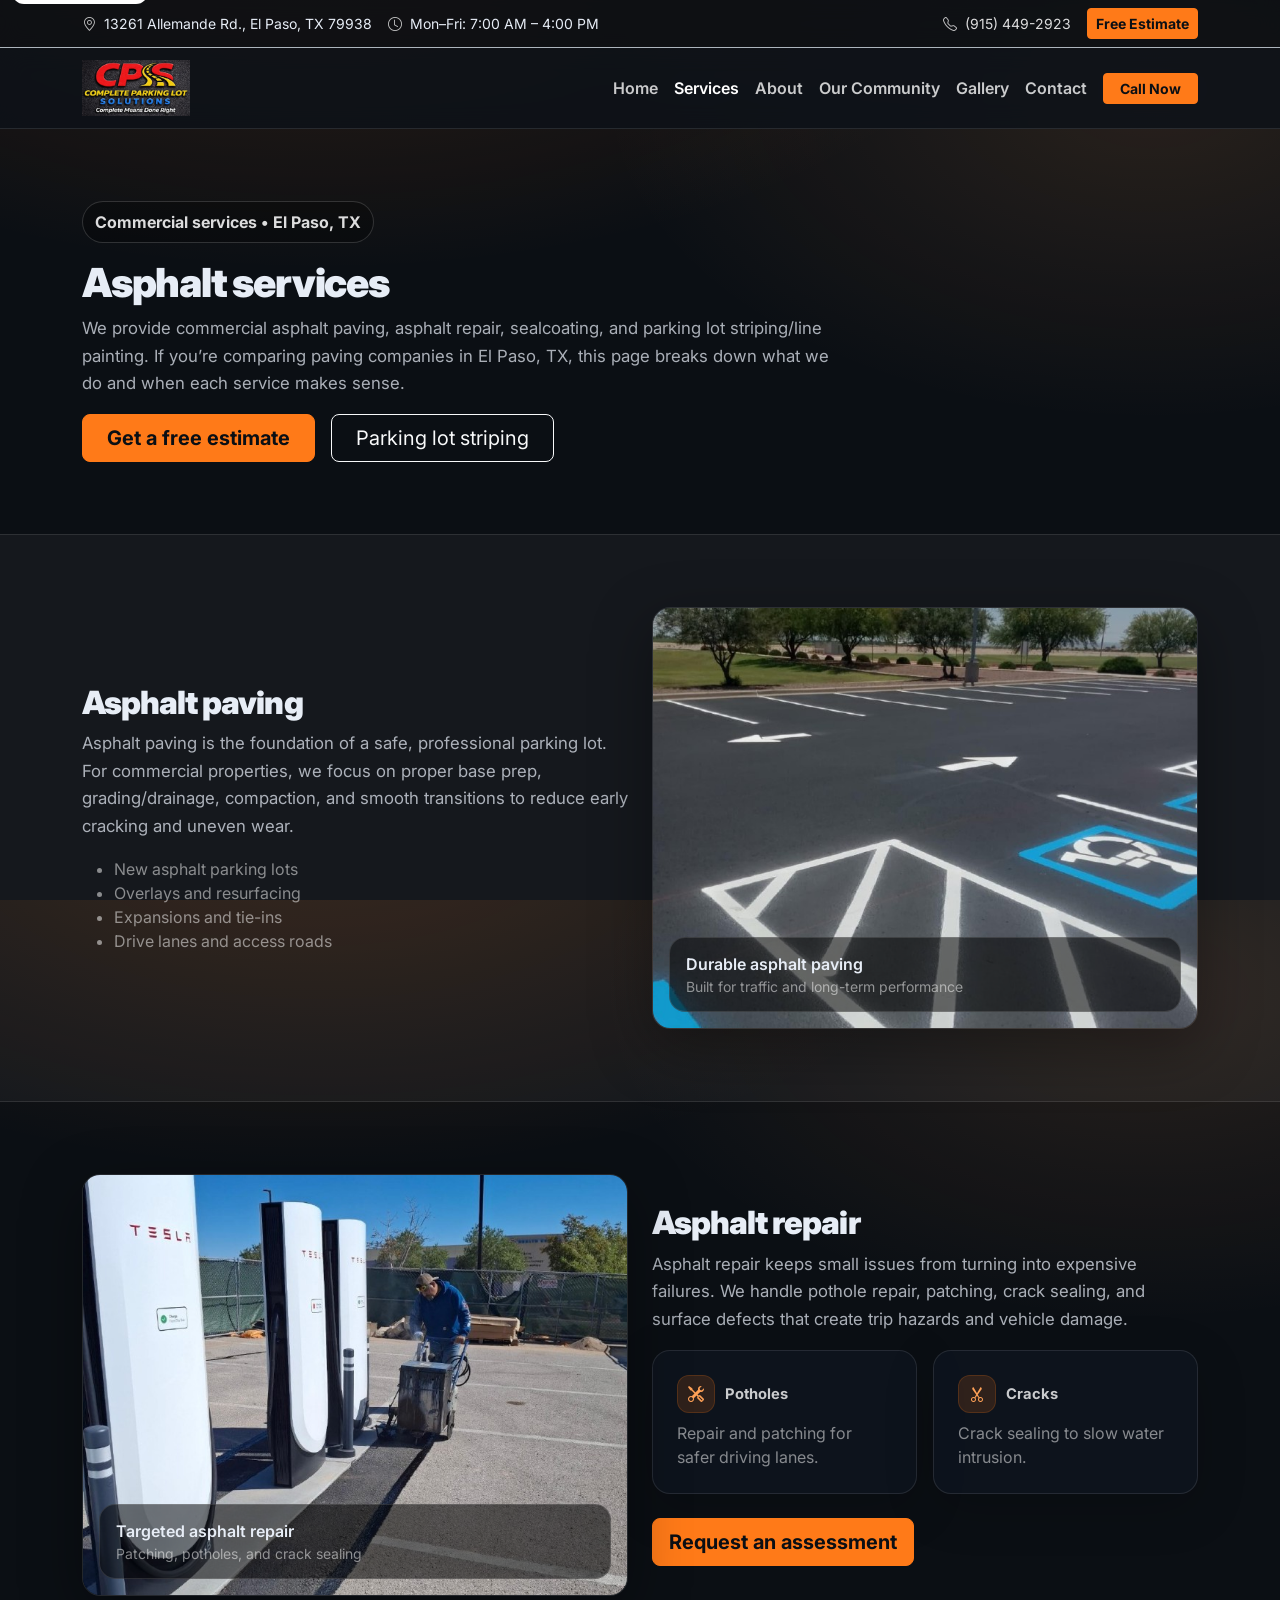
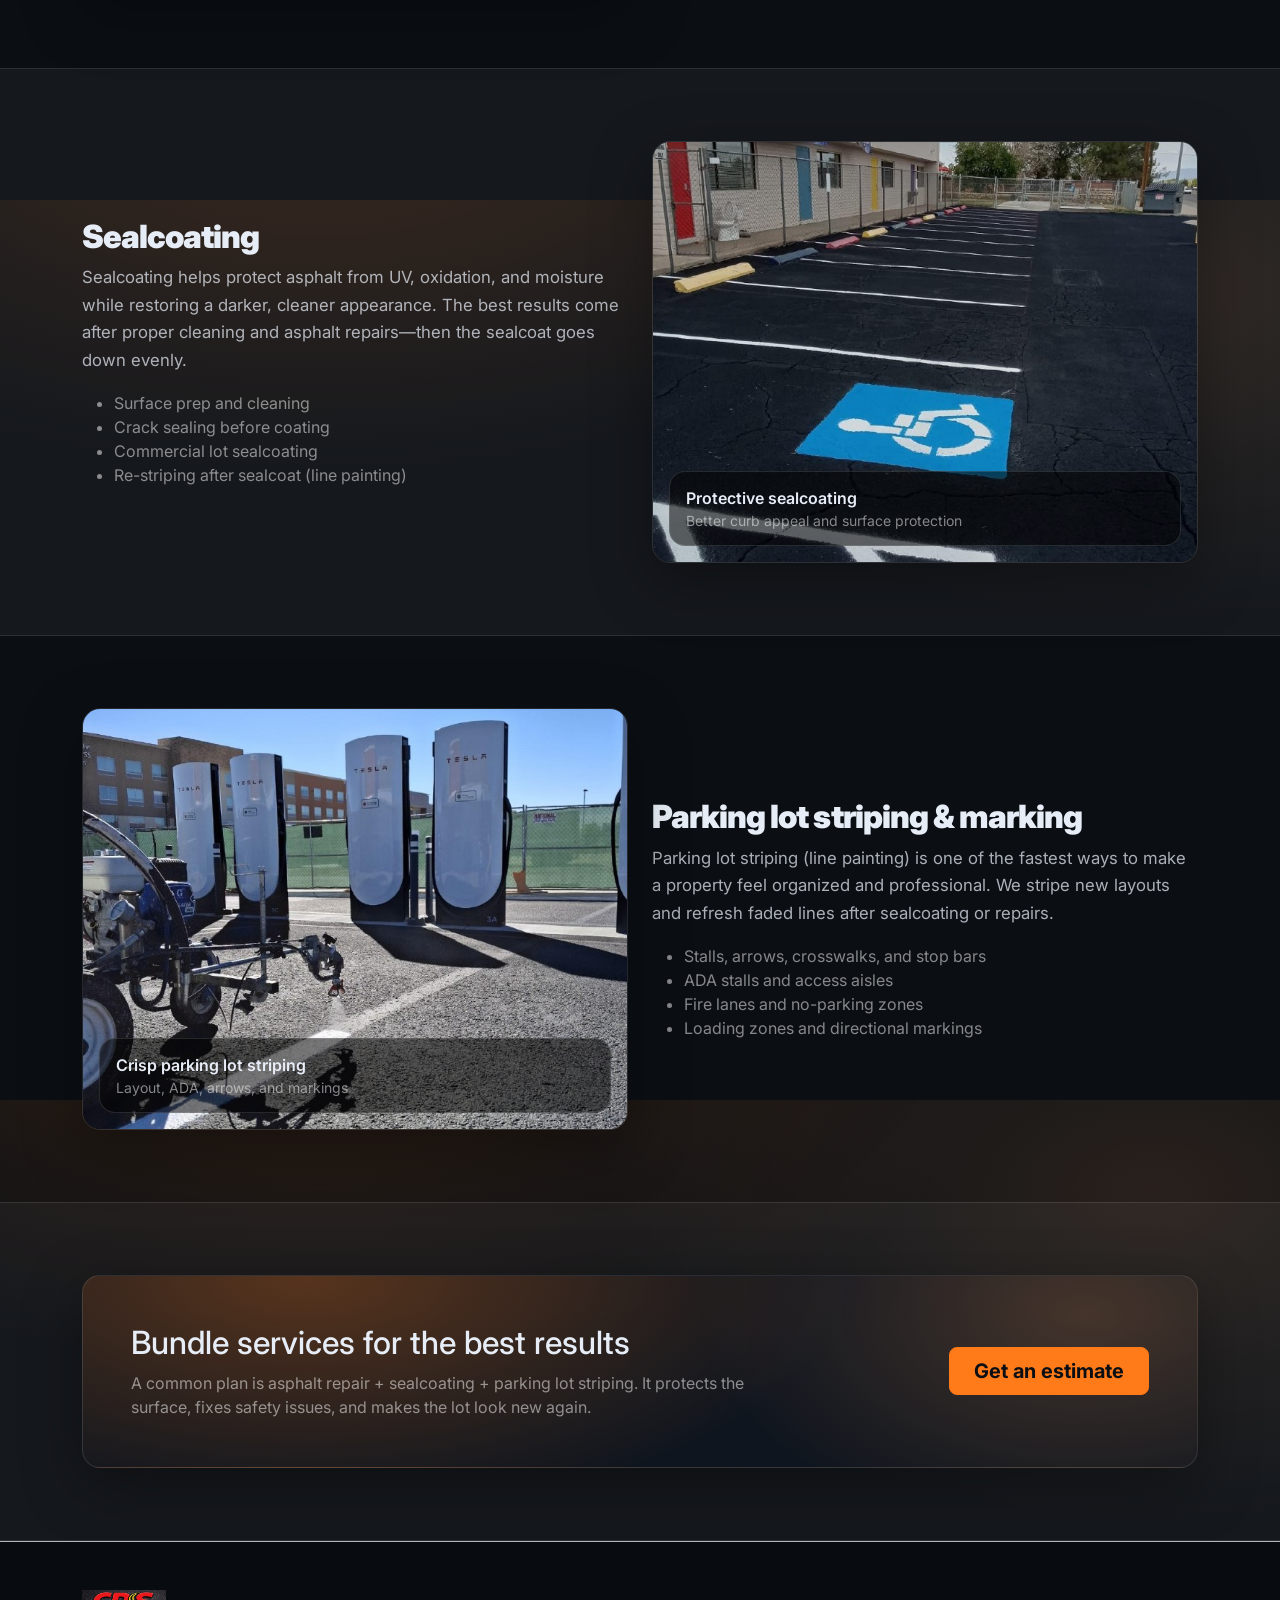
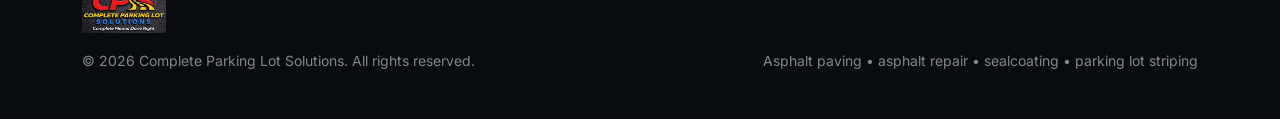
<file: services.html>
<!DOCTYPE html>
<html lang="en">
<head>
  <meta charset="UTF-8" />
  <meta name="viewport" content="width=device-width, initial-scale=1.0" />
  <title>Services | Asphalt Paving, Sealcoating & Striping</title>
  <meta name="description" content="Commercial asphalt paving, asphalt repair, sealcoating, and parking lot striping/line painting in El Paso, TX. Get a free estimate." />

  <link rel="preconnect" href="https://fonts.googleapis.com" />
  <link rel="preconnect" href="https://fonts.gstatic.com" crossorigin />
  <link href="https://fonts.googleapis.com/css2?family=Inter:wght@400;500;600;700;800&display=swap" rel="stylesheet" />

  <link href="https://cdn.jsdelivr.net/npm/bootstrap@5.3.3/dist/css/bootstrap.min.css" rel="stylesheet" integrity="sha384-QWTKZyjpPEjISv5WaRU9OFeRpok6YctnYmDr5pNlyT2bRjXh0JMhjY6hW+ALEwIH" crossorigin="anonymous" />
  <link rel="stylesheet" href="https://cdn.jsdelivr.net/npm/bootstrap-icons@1.11.3/font/bootstrap-icons.min.css" />
  <link rel="stylesheet" href="styles.css" />
</head>
<body>
  <a class="skip-link" href="#main">Skip to content</a>

  <div class="topbar border-bottom border-dark-subtle">
    <div class="container">
      <div class="d-flex flex-column flex-md-row justify-content-between align-items-md-center gap-2 py-2 small">
        <div class="d-flex flex-wrap gap-3 align-items-center">
          <span class="d-inline-flex align-items-center gap-2">
            <i class="bi bi-geo-alt"></i>
            <span>13261 Allemande Rd., El Paso, TX 79938</span>
          </span>
          <span class="d-inline-flex align-items-center gap-2">
            <i class="bi bi-clock"></i>
            <span>Mon–Fri: 7:00 AM – 4:00 PM</span>
          </span>
        </div>
        <div class="d-flex flex-wrap gap-3 align-items-center">
          <a class="topbar-link d-inline-flex align-items-center gap-2" href="tel:+19154492923">
            <i class="bi bi-telephone"></i>
            <span>(915) 449-2923</span>
          </a>
          <a class="btn btn-sm btn-accent" href="contact.html">Free Estimate</a>
        </div>
      </div>
    </div>
  </div>

  <nav class="navbar navbar-expand-lg navbar-dark sticky-top main-nav" id="mainNav">
    <div class="container">
      <a class="navbar-brand d-flex align-items-center py-1" href="index.html" aria-label="Complete Parking Lot Solutions">
        <img src="logo.png" alt="Complete Parking Lot Solutions — Complete Means Done Right" class="site-logo" width="220" height="80" decoding="async" />
      </a>
      <button class="navbar-toggler" type="button" data-bs-toggle="collapse" data-bs-target="#navLinks" aria-controls="navLinks" aria-expanded="false" aria-label="Toggle navigation">
        <span class="navbar-toggler-icon"></span>
      </button>

      <div class="collapse navbar-collapse" id="navLinks">
        <ul class="navbar-nav ms-auto mb-2 mb-lg-0 align-items-lg-center">
          <li class="nav-item"><a class="nav-link" href="index.html">Home</a></li>
          <li class="nav-item"><a class="nav-link active" aria-current="page" href="services.html">Services</a></li>
          <li class="nav-item"><a class="nav-link" href="about.html">About</a></li>
          <li class="nav-item"><a class="nav-link" href="community.html">Our Community</a></li>
          <li class="nav-item"><a class="nav-link" href="gallery.html">Gallery</a></li>
          <li class="nav-item"><a class="nav-link" href="contact.html">Contact</a></li>
          <li class="nav-item ms-lg-2">
            <a class="btn btn-accent btn-sm px-3" href="tel:+19154492923">Call Now</a>
          </li>
        </ul>
      </div>
    </div>
  </nav>

  <main id="main">
    <header class="section-space">
      <div class="container">
        <span class="hero-kicker reveal in">Commercial services • El Paso, TX</span>
        <h1 class="section-title mt-3 reveal in">Asphalt services</h1>
        <p class="section-copy reveal in" style="max-width: 70ch;">
          We provide commercial asphalt paving, asphalt repair, sealcoating, and parking lot striping/line painting.
          If you’re comparing paving companies in El Paso, TX, this page breaks down what we do and when each service makes sense.
        </p>
        <div class="d-flex flex-wrap gap-3 mt-3 reveal in">
          <a class="btn btn-accent btn-lg px-4" href="contact.html">Get a free estimate</a>
          <a class="btn btn-outline-light btn-lg px-4" href="#parking-lot-striping">Parking lot striping</a>
        </div>
      </div>
    </header>

    <section class="section-space section-muted" id="asphalt-paving">
      <div class="container">
        <div class="row align-items-center gy-4">
          <div class="col-lg-6">
            <h2 class="section-title">Asphalt paving</h2>
            <p class="section-copy">
              Asphalt paving is the foundation of a safe, professional parking lot. For commercial properties, we focus on
              proper base prep, grading/drainage, compaction, and smooth transitions to reduce early cracking and uneven wear.
            </p>
            <ul class="text-white-50 mb-0">
              <li>New asphalt parking lots</li>
              <li>Overlays and resurfacing</li>
              <li>Expansions and tie-ins</li>
              <li>Drive lanes and access roads</li>
            </ul>
          </div>
          <div class="col-lg-6">
            <div class="image-card">
              <img
                src="images/photo-0015.png"
                alt="Fresh sealcoated commercial asphalt parking lot with striping and handicap markings"
                loading="lazy"
              />
              <div class="image-card-caption">
                <div class="fw-semibold">Durable asphalt paving</div>
                <div class="small text-white-50">Built for traffic and long-term performance</div>
              </div>
            </div>
          </div>
        </div>
      </div>
    </section>

    <section class="section-space" id="asphalt-repair">
      <div class="container">
        <div class="row align-items-center gy-4">
          <div class="col-lg-6 order-lg-2">
            <h2 class="section-title">Asphalt repair</h2>
            <p class="section-copy">
              Asphalt repair keeps small issues from turning into expensive failures. We handle pothole repair, patching, crack sealing,
              and surface defects that create trip hazards and vehicle damage.
            </p>
            <div class="row g-3">
              <div class="col-md-6">
                <div class="stat-card p-4 h-100">
                  <div class="stat-top"><i class="bi bi-tools"></i><span class="stat-label">Potholes</span></div>
                  <div class="text-white-50 mt-2">Repair and patching for safer driving lanes.</div>
                </div>
              </div>
              <div class="col-md-6">
                <div class="stat-card p-4 h-100">
                  <div class="stat-top"><i class="bi bi-scissors"></i><span class="stat-label">Cracks</span></div>
                  <div class="text-white-50 mt-2">Crack sealing to slow water intrusion.</div>
                </div>
              </div>
            </div>
            <a class="btn btn-accent btn-lg mt-4" href="contact.html">Request an assessment</a>
          </div>
          <div class="col-lg-6 order-lg-1">
            <div class="image-card">
              <img
                src="images/photo-0049.png"
                alt="Walk-behind crack sealant application on commercial parking lot asphalt"
                loading="lazy"
              />
              <div class="image-card-caption">
                <div class="fw-semibold">Targeted asphalt repair</div>
                <div class="small text-white-50">Patching, potholes, and crack sealing</div>
              </div>
            </div>
          </div>
        </div>
      </div>
    </section>

    <section class="section-space section-muted" id="sealcoating">
      <div class="container">
        <div class="row align-items-center gy-4">
          <div class="col-lg-6">
            <h2 class="section-title">Sealcoating</h2>
            <p class="section-copy">
              Sealcoating helps protect asphalt from UV, oxidation, and moisture while restoring a darker, cleaner appearance.
              The best results come after proper cleaning and asphalt repairs—then the sealcoat goes down evenly.
            </p>
            <ul class="text-white-50 mb-0">
              <li>Surface prep and cleaning</li>
              <li>Crack sealing before coating</li>
              <li>Commercial lot sealcoating</li>
              <li>Re-striping after sealcoat (line painting)</li>
            </ul>
          </div>
          <div class="col-lg-6">
            <div class="image-card">
              <img
                src="images/photo-0019.png"
                alt="Sealcoated asphalt lot with fresh white striping and ADA handicap spaces"
                loading="lazy"
              />
              <div class="image-card-caption">
                <div class="fw-semibold">Protective sealcoating</div>
                <div class="small text-white-50">Better curb appeal and surface protection</div>
              </div>
            </div>
          </div>
        </div>
      </div>
    </section>

    <section class="section-space" id="parking-lot-striping">
      <div class="container">
        <div class="row align-items-center gy-4">
          <div class="col-lg-6 order-lg-2">
            <h2 class="section-title">Parking lot striping & marking</h2>
            <p class="section-copy">
              Parking lot striping (line painting) is one of the fastest ways to make a property feel organized and professional.
              We stripe new layouts and refresh faded lines after sealcoating or repairs.
            </p>
            <ul class="text-white-50 mb-0">
              <li>Stalls, arrows, crosswalks, and stop bars</li>
              <li>ADA stalls and access aisles</li>
              <li>Fire lanes and no-parking zones</li>
              <li>Loading zones and directional markings</li>
            </ul>
          </div>
          <div class="col-lg-6 order-lg-1">
            <div class="image-card">
              <img
                src="images/photo-0060.png"
                alt="Professional parking lot line striping with line striping machine on commercial asphalt"
                loading="lazy"
              />
              <div class="image-card-caption">
                <div class="fw-semibold">Crisp parking lot striping</div>
                <div class="small text-white-50">Layout, ADA, arrows, and markings</div>
              </div>
            </div>
          </div>
        </div>
      </div>
    </section>

    <section class="section-space section-muted">
      <div class="container">
        <div class="callout p-4 p-md-5">
          <div class="row align-items-center gy-3">
            <div class="col-lg-8">
              <h2 class="mb-2">Bundle services for the best results</h2>
              <p class="mb-0 text-white-50">
                A common plan is asphalt repair + sealcoating + parking lot striping. It protects the surface, fixes safety issues, and
                makes the lot look new again.
              </p>
            </div>
            <div class="col-lg-4 text-lg-end">
              <a class="btn btn-accent btn-lg px-4" href="contact.html">Get an estimate</a>
            </div>
          </div>
        </div>
      </div>
    </section>
  </main>

  <footer class="footer border-top border-dark-subtle">
    <div class="container py-5">
      <div class="mb-3">
        <img src="logo.png" alt="Complete Parking Lot Solutions" class="site-logo-footer-sm" width="200" height="72" decoding="async" />
      </div>
      <div class="d-flex flex-column flex-md-row justify-content-between gap-2">
        <small class="text-white-50">© <span id="year"></span> Complete Parking Lot Solutions. All rights reserved.</small>
        <small class="text-white-50">Asphalt paving • asphalt repair • sealcoating • parking lot striping</small>
      </div>
    </div>
  </footer>

  <script src="https://cdn.jsdelivr.net/npm/bootstrap@5.3.3/dist/js/bootstrap.bundle.min.js" integrity="sha384-YvpcrYf0tY3lHB60NNkmXc5s9fDVZLESaAA55NDzOxhy9GkcIdslK1eN7N6jIeHz" crossorigin="anonymous"></script>
  <script src="script.js"></script>
</body>
</html>
</file>
<file: styles.css>
:root{
  --bg: #0b0f14;
  --panel: #0f1620;
  --muted: #0e141d;
  --text: #e7edf6;
  --subtext: rgba(231,237,246,.72);
  --accent: #ff7a18;
  --accent-2: #ffa157;
  --border: rgba(255,255,255,.10);
  --shadow: 0 18px 60px rgba(0,0,0,.35);
  --radius: 18px;
}

html, body { height: 100%; }
body{
  font-family: Inter, system-ui, -apple-system, Segoe UI, Roboto, Arial, sans-serif;
  background: radial-gradient(1200px 600px at 25% -10%, rgba(255,122,24,.16), transparent 60%),
              radial-gradient(1000px 600px at 90% 10%, rgba(255,161,87,.12), transparent 55%),
              var(--bg);
  color: var(--text);
}

.hero-mini{
  position: relative;
  padding: 84px 0 46px;
}

.skip-link{
  position:absolute;
  top:-40px;
  left:12px;
  background:#fff;
  color:#000;
  padding:10px 12px;
  border-radius:12px;
  z-index:9999;
}
.skip-link:focus{ top:12px; }

.text-accent{ color: var(--accent) !important; }
.btn-accent{
  --bs-btn-color: #0b0f14;
  --bs-btn-bg: var(--accent);
  --bs-btn-border-color: var(--accent);
  --bs-btn-hover-bg: var(--accent-2);
  --bs-btn-hover-border-color: var(--accent-2);
  --bs-btn-active-bg: var(--accent-2);
  --bs-btn-active-border-color: var(--accent-2);
  font-weight: 700;
}

.topbar{
  background: rgba(11,15,20,.78);
  backdrop-filter: blur(10px);
}
.topbar .bi{ color: rgba(255,255,255,.75); }
.topbar-link{
  color: rgba(255,255,255,.86);
  text-decoration: none;
}
.topbar-link:hover{ color:#fff; text-decoration: underline; text-underline-offset: 3px; }

.main-nav{
  background: rgba(13,18,25,.82);
  backdrop-filter: blur(12px);
  border-bottom: 1px solid var(--border);
}
.navbar-brand{ letter-spacing: .2px; }
.site-logo{
  height: 48px;
  width: auto;
  max-width: min(260px, 62vw);
  object-fit: contain;
  display: block;
}
@media (min-width: 992px){
  .site-logo{ height: 56px; max-width: 280px; }
}
.site-logo-footer{
  height: 72px;
  width: auto;
  max-width: min(280px, 100%);
  object-fit: contain;
  display: block;
}
.site-logo-footer-sm{
  height: 44px;
  width: auto;
  max-width: min(240px, 85vw);
  object-fit: contain;
  display: block;
}
.brand-badge{
  display:inline-flex;
  align-items:center;
  justify-content:center;
  width: 40px;
  height: 28px;
  border-radius: 10px;
  background: linear-gradient(135deg, var(--accent), var(--accent-2));
  color: #0b0f14;
  font-weight: 900;
  font-size: 12px;
  letter-spacing: .6px;
}

.nav-link{
  color: rgba(255,255,255,.78) !important;
  font-weight: 600;
}
.nav-link:hover, .nav-link.active{ color: #fff !important; }

.hero{
  position: relative;
  padding: 96px 0 56px;
  min-height: calc(100vh - 112px);
  display:flex;
  align-items:center;
  background:
    url("images/photo-0059.png")
    center/cover no-repeat;
}
.hero-overlay{
  position:absolute;
  inset:0;
  background:
    radial-gradient(900px 500px at 30% 20%, rgba(0,0,0,.10), rgba(0,0,0,.65) 65%),
    linear-gradient(180deg, rgba(11,15,20,.55), rgba(11,15,20,.92));
}
.hero .container{ z-index: 1; }
.hero-kicker{
  display:inline-flex;
  gap:.5rem;
  align-items:center;
  font-weight: 700;
  color: rgba(255,255,255,.86);
  background: rgba(0,0,0,.28);
  border: 1px solid rgba(255,255,255,.16);
  padding: 8px 12px;
  border-radius: 999px;
}
.hero-bullets .bullet{
  display:inline-flex;
  gap:.55rem;
  align-items:center;
  color: rgba(255,255,255,.86);
  background: rgba(0,0,0,.22);
  border: 1px solid rgba(255,255,255,.14);
  padding: 10px 12px;
  border-radius: 999px;
}
.hero-bullets .bi{ color: var(--accent-2); }

.quote-card{
  background: rgba(255,255,255,.92);
  color: #0b0f14;
  border-radius: var(--radius);
  box-shadow: var(--shadow);
}
.pill{
  font-size: 12px;
  font-weight: 800;
  padding: 8px 10px;
  border-radius: 999px;
  background: rgba(255,122,24,.16);
  color: #7a2f00;
  border: 1px solid rgba(255,122,24,.25);
}

.section-space{ padding: 72px 0; }
.section-muted{ background: rgba(255,255,255,.04); border-top: 1px solid var(--border); border-bottom: 1px solid var(--border); }
.section-title{ font-weight: 900; letter-spacing: -0.03em; }
.section-copy{ color: var(--subtext); font-size: 1.05rem; line-height: 1.65; }
.service-copy{ max-width: 56ch; }

.stat-card{
  background: rgba(15,22,32,.72);
  border: 1px solid var(--border);
  border-radius: var(--radius);
  box-shadow: 0 14px 50px rgba(0,0,0,.18);
}
.stat-top{
  display:flex;
  gap:.6rem;
  align-items:center;
  color: rgba(255,255,255,.78);
  font-weight: 700;
}
.stat-top .bi{
  width: 38px;
  height: 38px;
  display:inline-flex;
  align-items:center;
  justify-content:center;
  border-radius: 12px;
  background: rgba(255,122,24,.14);
  color: var(--accent-2);
  border: 1px solid rgba(255,122,24,.18);
}
.stat-label{ font-size: .92rem; }
.stat-value{ font-size: 2rem; font-weight: 900; margin-top: 10px; }
.stat-sub{ color: rgba(231,237,246,.70); }

.service-card{
  background: rgba(15,22,32,.62);
  border: 1px solid var(--border);
  border-radius: var(--radius);
  box-shadow: 0 16px 44px rgba(0,0,0,.16);
  transition: transform .18s ease, border-color .18s ease, background .18s ease;
}
.service-card:hover{
  transform: translateY(-4px);
  border-color: rgba(255,122,24,.35);
  background: rgba(15,22,32,.78);
}
.icon-bubble{
  width: 44px;
  height: 44px;
  display:inline-flex;
  align-items:center;
  justify-content:center;
  border-radius: 14px;
  background: rgba(255,122,24,.14);
  color: var(--accent-2);
  border: 1px solid rgba(255,122,24,.18);
  font-size: 20px;
}
.service-link{
  display:inline-flex;
  align-items:center;
  gap:.5rem;
  margin-top: 14px;
  font-weight: 800;
  text-decoration: none;
  color: rgba(255,255,255,.88);
}
.service-link:hover{ color: #fff; text-decoration: underline; text-underline-offset: 3px; }

.callout{
  border-radius: var(--radius);
  background:
    radial-gradient(900px 400px at 20% 0%, rgba(255,122,24,.30), transparent 60%),
    radial-gradient(700px 400px at 90% 20%, rgba(255,161,87,.22), transparent 55%),
    rgba(15,22,32,.90);
  border: 1px solid rgba(255,255,255,.10);
  box-shadow: var(--shadow);
}

.feature{
  border-radius: var(--radius);
  background: rgba(15,22,32,.62);
  border: 1px solid var(--border);
}
.feature h6{ font-weight: 800; }
.feature p{ color: rgba(231,237,246,.70); }

.image-card{
  position:relative;
  border-radius: var(--radius);
  overflow:hidden;
  border: 1px solid var(--border);
  box-shadow: var(--shadow);
}
.image-card img{
  width: 100%;
  height: 420px;
  object-fit: cover;
  display:block;
}
.image-card-caption{
  position:absolute;
  left: 16px;
  right: 16px;
  bottom: 16px;
  padding: 14px 16px;
  border-radius: 16px;
  background: rgba(0,0,0,.52);
  border: 1px solid rgba(255,255,255,.12);
}

.gallery-tile{
  position:relative;
  display:block;
  border-radius: var(--radius);
  overflow:hidden;
  border: 1px solid var(--border);
  box-shadow: 0 16px 44px rgba(0,0,0,.20);
  text-decoration:none;
}
.gallery-tile img{
  width:100%;
  height: 260px;
  object-fit: cover;
  display:block;
  transform: scale(1.01);
  transition: transform .2s ease;
}
.gallery-page .gallery-tile img{
  height: 220px;
}
.gallery-tile:hover img{ transform: scale(1.06); }
.gallery-label{
  position:absolute;
  left: 14px;
  bottom: 14px;
  padding: 8px 10px;
  border-radius: 999px;
  background: rgba(0,0,0,.55);
  border: 1px solid rgba(255,255,255,.12);
  color: rgba(255,255,255,.92);
  font-weight: 800;
  font-size: 13px;
}

.contact-card, .form-card{
  border-radius: var(--radius);
  background: rgba(255,255,255,.92);
  color: #0b0f14;
  box-shadow: var(--shadow);
}
.contact-card hr{ border-color: rgba(0,0,0,.12); }
.form-control, .form-select{
  border-radius: 14px;
  border-color: rgba(0,0,0,.16);
}
.form-control:focus, .form-select:focus{
  border-color: rgba(255,122,24,.55);
  box-shadow: 0 0 0 .2rem rgba(255,122,24,.20);
}

.footer{
  background: rgba(9,12,16,.96);
}
.footer-title{
  font-weight: 900;
  margin-bottom: 10px;
}
.footer-link{
  color: rgba(255,255,255,.78);
  text-decoration: none;
}
.footer-link:hover{
  color: #fff;
  text-decoration: underline;
  text-underline-offset: 3px;
}

.reveal{
  opacity: 0;
  transform: translateY(14px);
  transition: opacity .55s ease, transform .55s ease;
}
.reveal.in{
  opacity: 1;
  transform: translateY(0);
}

@media (max-width: 991.98px){
  .hero{ padding-top: 70px; min-height: auto; }
  .image-card img{ height: 360px; }
}
</file>
